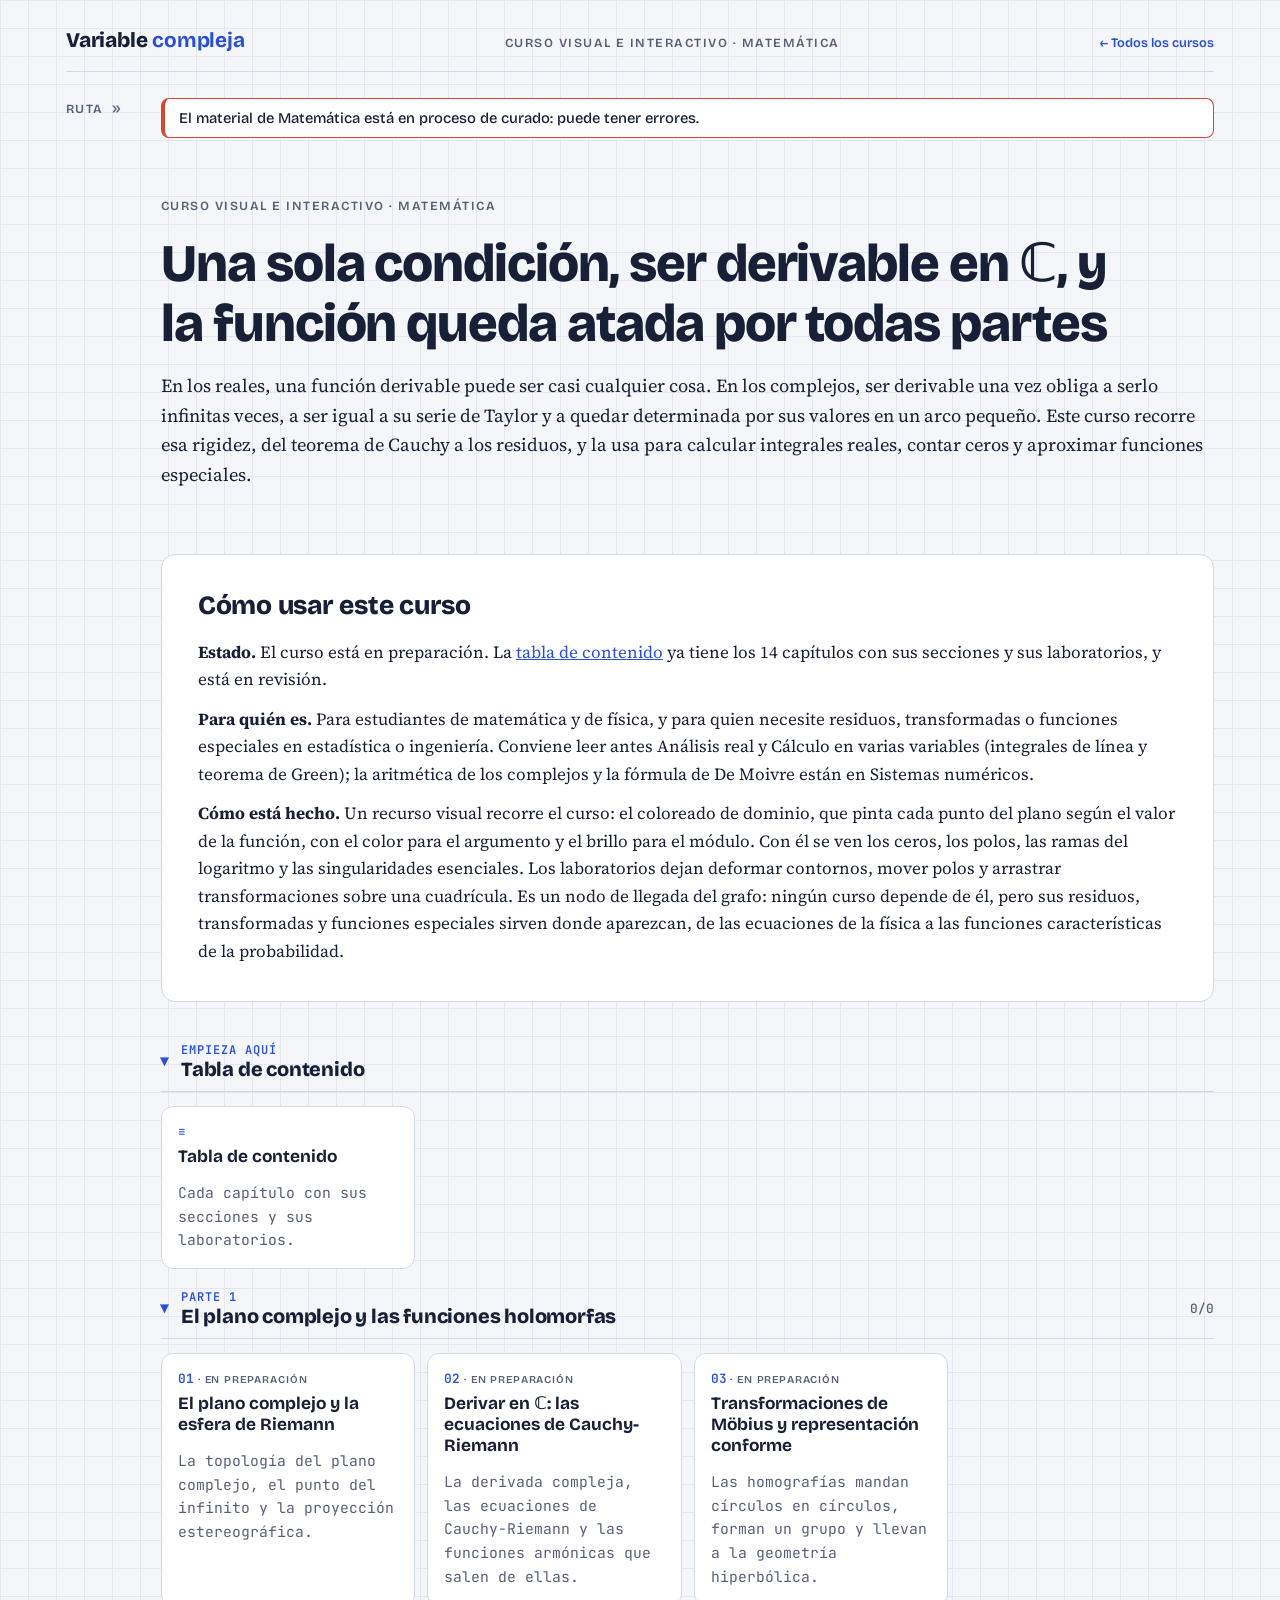
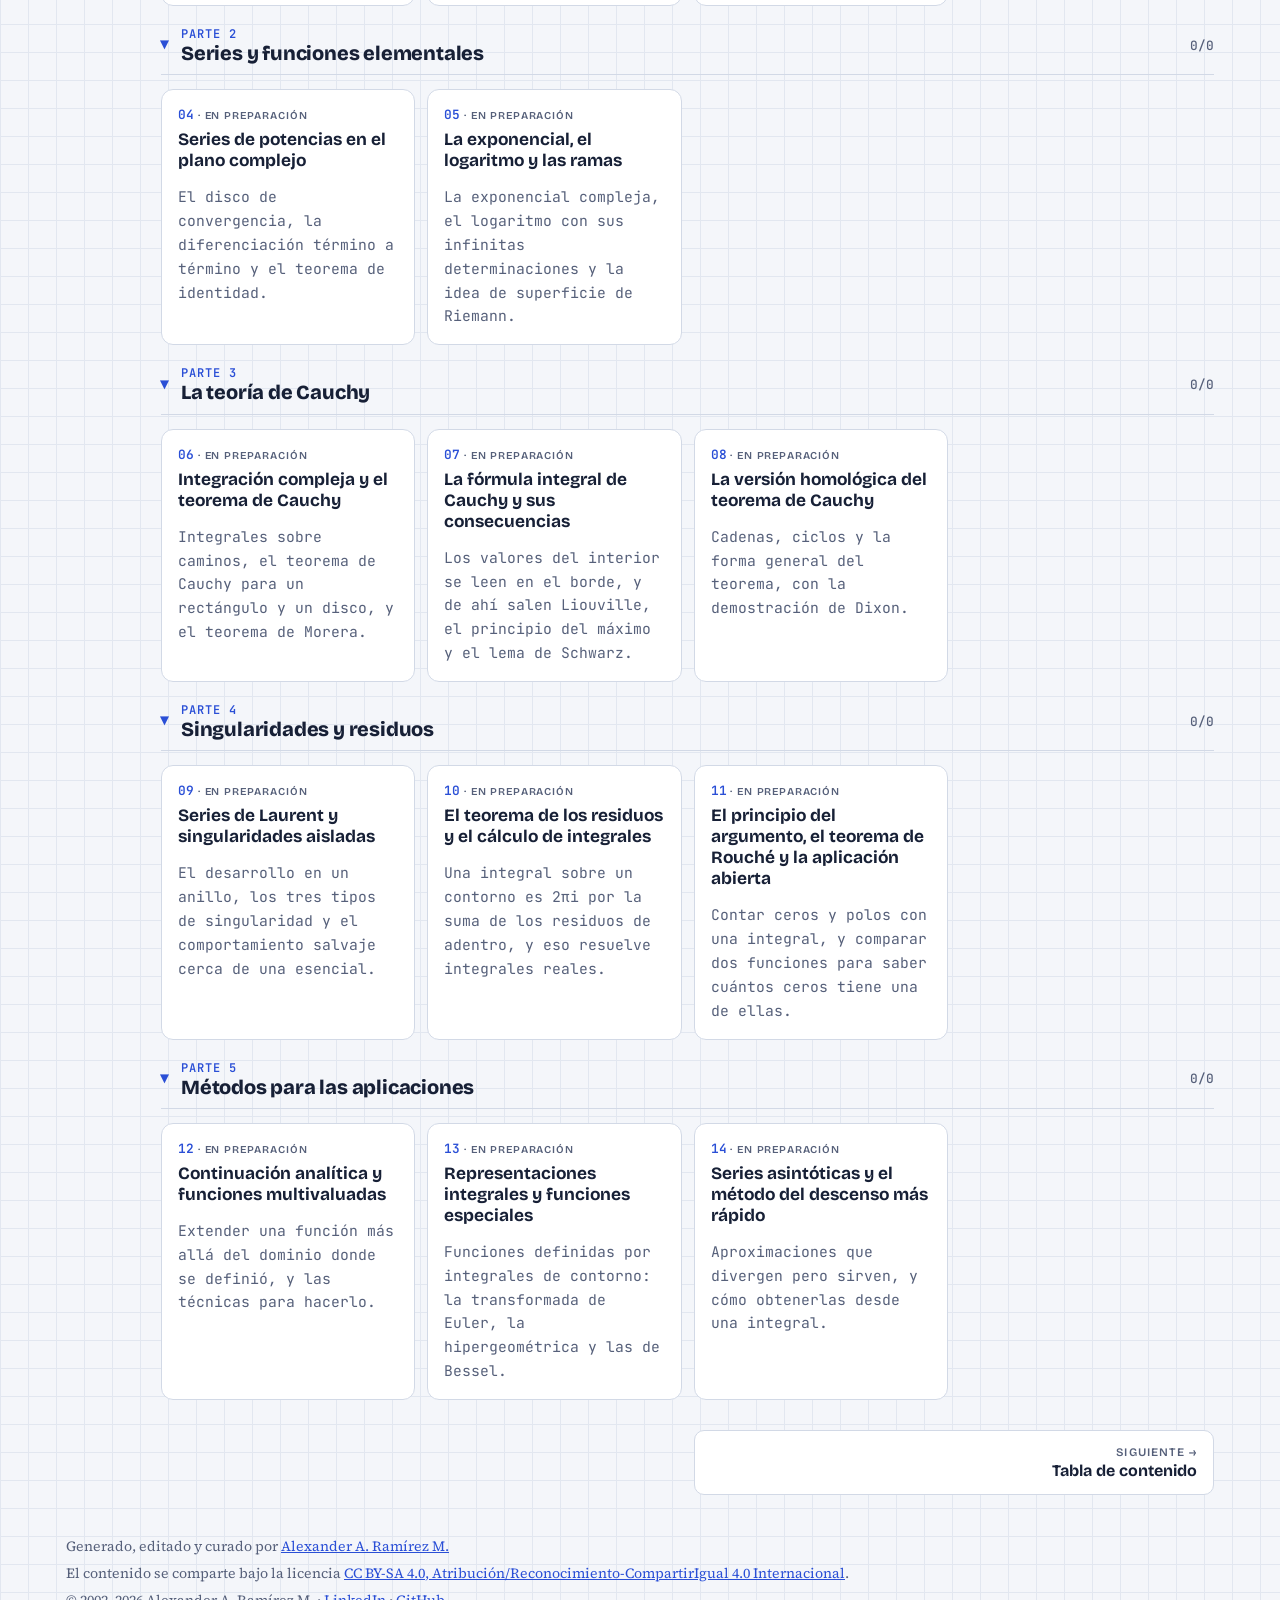
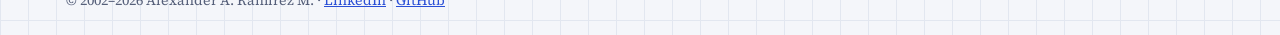
<file: index.html>
<!doctype html>
<html lang="es">
<head>
<!-- Google Tag Manager -->
<script>(function(w,d,s,l,i){w[l]=w[l]||[];w[l].push({'gtm.start':
new Date().getTime(),event:'gtm.js'});var f=d.getElementsByTagName(s)[0],
j=d.createElement(s),dl=l!='dataLayer'?'&l='+l:'';j.async=true;j.src=
'https://www.googletagmanager.com/gtm.js?id='+i+dl;f.parentNode.insertBefore(j,f);
})(window,document,'script','dataLayer','GTM-KX76XF8R');</script>
<!-- End Google Tag Manager -->
<meta charset="utf-8">
<meta name="viewport" content="width=device-width, initial-scale=1, viewport-fit=cover">
<title>Variable compleja</title>
<meta name="claude:viewport-fit-sides" content="cover">
<meta name="description" content="Funciones analíticas de una variable compleja: Cauchy-Riemann, transformaciones de Möbius y representación conforme, series de potencias, logaritmo y ramas, teoría de Cauchy, series de Laurent, residuos, continuación analítica, representaciones integrales y series asintóticas.">
<link rel="preconnect" href="https://fonts.googleapis.com">
<link rel="preconnect" href="https://fonts.gstatic.com" crossorigin>
<link rel="stylesheet" href="https://fonts.googleapis.com/css2?family=Bricolage+Grotesque:opsz,wght@12..96,500;12..96,700;12..96,800&family=JetBrains+Mono:wght@400;600&family=Source+Serif+4:ital,opsz,wght@0,8..60,400;0,8..60,600;1,8..60,400;1,8..60,600&display=swap">
<link rel="stylesheet" href="assets/style.css">
</head>
<body>
<!-- Google Tag Manager (noscript) -->
<noscript><iframe src="https://www.googletagmanager.com/ns.html?id=GTM-KX76XF8R"
height="0" width="0" style="display:none;visibility:hidden"></iframe></noscript>
<!-- End Google Tag Manager (noscript) -->
<div class="wrap" data-page="index">
<header class="topbar"><a class="brand" href="index.html">Variable <b>compleja</b></a><span class="eyebrow">Curso visual e interactivo · Matemática</span><a class="al-sitio" href="https://aaramirez.github.io/">← Todos los cursos</a></header>
<div class="layout">
<nav class="toc" id="toc" aria-label="Ruta de aprendizaje"></nav>
<main>

<p class="aviso-curado" role="note">El material de Matemática está en proceso de curado: puede tener errores.</p>
<header class="hero">
  <span class="eyebrow">Curso visual e interactivo · Matemática</span>
  <h1>Una sola condición, ser derivable en ℂ, y la función queda atada por todas partes</h1>
  <p class="lede">En los reales, una función derivable puede ser casi cualquier cosa. En los complejos, ser derivable una vez obliga a serlo infinitas veces, a ser igual a su serie de Taylor y a quedar determinada por sus valores en un arco pequeño. Este curso recorre esa rigidez, del teorema de Cauchy a los residuos, y la usa para calcular integrales reales, contar ceros y aproximar funciones especiales.</p>
</header>

<section>
  <h2>Cómo usar este curso</h2>
  <div class="prose">
    <p><b>Estado.</b> El curso está en preparación. La <a href="temario.html">tabla de contenido</a> ya tiene los 14 capítulos con sus secciones y sus laboratorios, y está en revisión.</p>
    <p><b>Para quién es.</b> Para estudiantes de matemática y de física, y para quien necesite residuos, transformadas o funciones especiales en estadística o ingeniería. Conviene leer antes Análisis real y Cálculo en varias variables (integrales de línea y teorema de Green); la aritmética de los complejos y la fórmula de De Moivre están en Sistemas numéricos.</p>
    <p><b>Cómo está hecho.</b> Un recurso visual recorre el curso: el coloreado de dominio, que pinta cada punto del plano según el valor de la función, con el color para el argumento y el brillo para el módulo. Con él se ven los ceros, los polos, las ramas del logaritmo y las singularidades esenciales. Los laboratorios dejan deformar contornos, mover polos y arrastrar transformaciones sobre una cuadrícula. Es un nodo de llegada del grafo: ningún curso depende de él, pero sus residuos, transformadas y funciones especiales sirven donde aparezcan, de las ecuaciones de la física a las funciones características de la probabilidad.</p>
  </div>
</section>

<details class="stage" id="temario" open><summary><h2><span class="pn">Empieza aquí</span> Tabla de contenido</h2></summary>
  <div class="mods">
    <a class="mod" href="temario.html"><span class="n">≡</span><b>Tabla de contenido</b><p>Cada capítulo con sus secciones y sus laboratorios.</p></a>
  </div>
</details>

<details class="stage" id="parte-1" open><summary><h2><span class="pn">Parte 1</span> El plano complejo y las funciones holomorfas</h2><span class="cuenta" data-etapa-cuenta="1"></span></summary>
  <div class="mods">
    <div class="mod soon" data-id="plano-complejo"><span class="n">01</span><b>El plano complejo y la esfera de Riemann</b><p>La topología del plano complejo, el punto del infinito y la proyección estereográfica.</p></div>
    <div class="mod soon" data-id="funciones-holomorfas"><span class="n">02</span><b>Derivar en ℂ: las ecuaciones de Cauchy-Riemann</b><p>La derivada compleja, las ecuaciones de Cauchy-Riemann y las funciones armónicas que salen de ellas.</p></div>
    <div class="mod soon" data-id="moebius-y-conformes"><span class="n">03</span><b>Transformaciones de Möbius y representación conforme</b><p>Las homografías mandan círculos en círculos, forman un grupo y llevan a la geometría hiperbólica.</p></div>
  </div>
</details>

<details class="stage" id="parte-2" open><summary><h2><span class="pn">Parte 2</span> Series y funciones elementales</h2><span class="cuenta" data-etapa-cuenta="2"></span></summary>
  <div class="mods">
    <div class="mod soon" data-id="series-de-potencias-complejas"><span class="n">04</span><b>Series de potencias en el plano complejo</b><p>El disco de convergencia, la diferenciación término a término y el teorema de identidad.</p></div>
    <div class="mod soon" data-id="exponencial-y-logaritmo"><span class="n">05</span><b>La exponencial, el logaritmo y las ramas</b><p>La exponencial compleja, el logaritmo con sus infinitas determinaciones y la idea de superficie de Riemann.</p></div>
  </div>
</details>

<details class="stage" id="parte-3" open><summary><h2><span class="pn">Parte 3</span> La teoría de Cauchy</h2><span class="cuenta" data-etapa-cuenta="3"></span></summary>
  <div class="mods">
    <div class="mod soon" data-id="integracion-compleja"><span class="n">06</span><b>Integración compleja y el teorema de Cauchy</b><p>Integrales sobre caminos, el teorema de Cauchy para un rectángulo y un disco, y el teorema de Morera.</p></div>
    <div class="mod soon" data-id="formula-integral-de-cauchy"><span class="n">07</span><b>La fórmula integral de Cauchy y sus consecuencias</b><p>Los valores del interior se leen en el borde, y de ahí salen Liouville, el principio del máximo y el lema de Schwarz.</p></div>
    <div class="mod soon" data-id="cauchy-homologico"><span class="n">08</span><b>La versión homológica del teorema de Cauchy</b><p>Cadenas, ciclos y la forma general del teorema, con la demostración de Dixon.</p></div>
  </div>
</details>

<details class="stage" id="parte-4" open><summary><h2><span class="pn">Parte 4</span> Singularidades y residuos</h2><span class="cuenta" data-etapa-cuenta="4"></span></summary>
  <div class="mods">
    <div class="mod soon" data-id="laurent-y-singularidades"><span class="n">09</span><b>Series de Laurent y singularidades aisladas</b><p>El desarrollo en un anillo, los tres tipos de singularidad y el comportamiento salvaje cerca de una esencial.</p></div>
    <div class="mod soon" data-id="teorema-de-los-residuos"><span class="n">10</span><b>El teorema de los residuos y el cálculo de integrales</b><p>Una integral sobre un contorno es 2πi por la suma de los residuos de adentro, y eso resuelve integrales reales.</p></div>
    <div class="mod soon" data-id="argumento-y-rouche"><span class="n">11</span><b>El principio del argumento, el teorema de Rouché y la aplicación abierta</b><p>Contar ceros y polos con una integral, y comparar dos funciones para saber cuántos ceros tiene una de ellas.</p></div>
  </div>
</details>

<details class="stage" id="parte-5" open><summary><h2><span class="pn">Parte 5</span> Métodos para las aplicaciones</h2><span class="cuenta" data-etapa-cuenta="5"></span></summary>
  <div class="mods">
    <div class="mod soon" data-id="continuacion-analitica"><span class="n">12</span><b>Continuación analítica y funciones multivaluadas</b><p>Extender una función más allá del dominio donde se definió, y las técnicas para hacerlo.</p></div>
    <div class="mod soon" data-id="representaciones-integrales"><span class="n">13</span><b>Representaciones integrales y funciones especiales</b><p>Funciones definidas por integrales de contorno: la transformada de Euler, la hipergeométrica y las de Bessel.</p></div>
    <div class="mod soon" data-id="series-asintoticas"><span class="n">14</span><b>Series asintóticas y el método del descenso más rápido</b><p>Aproximaciones que divergen pero sirven, y cómo obtenerlas desde una integral.</p></div>
  </div>
</details>



<nav class="pager" id="pager" aria-label="Capítulo anterior y siguiente"></nav>
</main>
</div>
<footer><span>Generado, editado y curado por <a href="https://www.linkedin.com/in/alexander-ramirez-morales/" target="_blank" rel="noopener">Alexander A. Ramírez M.</a></span><span>El contenido se comparte bajo la licencia <a href="https://creativecommons.org/licenses/by-sa/4.0/deed.es" target="_blank" rel="noopener">CC BY-SA 4.0, Atribución/Reconocimiento-CompartirIgual 4.0 Internacional</a>.</span><span>© 2002–<span data-anio>2026</span> Alexander A. Ramírez M. · <a href="https://www.linkedin.com/in/alexander-ramirez-morales/" target="_blank" rel="noopener">LinkedIn</a> · <a href="https://github.com/aaramirez" target="_blank" rel="noopener">GitHub</a></span><script>document.querySelectorAll('[data-anio]').forEach(function (e) { e.textContent = new Date().getFullYear(); });</script></footer>
</div>
<script src="assets/lab.js"></script>
</body>
</html>
</file>
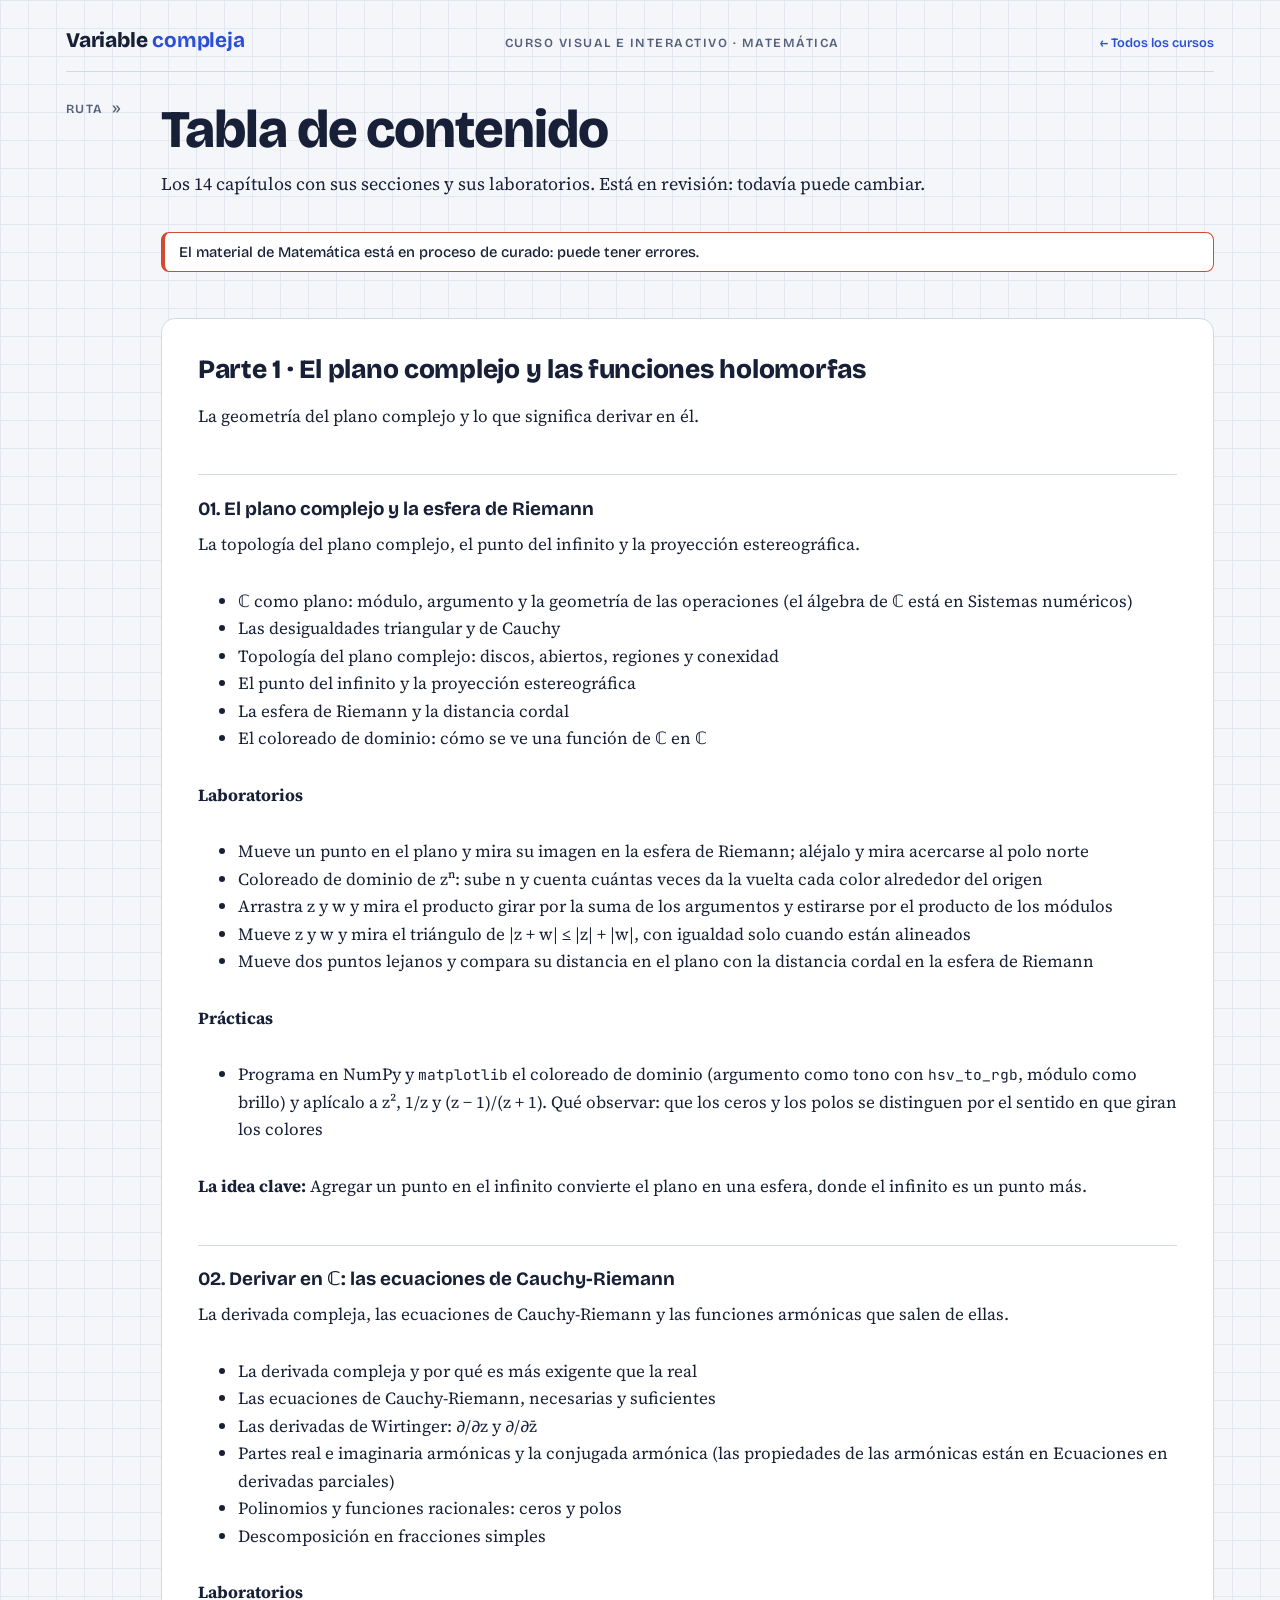
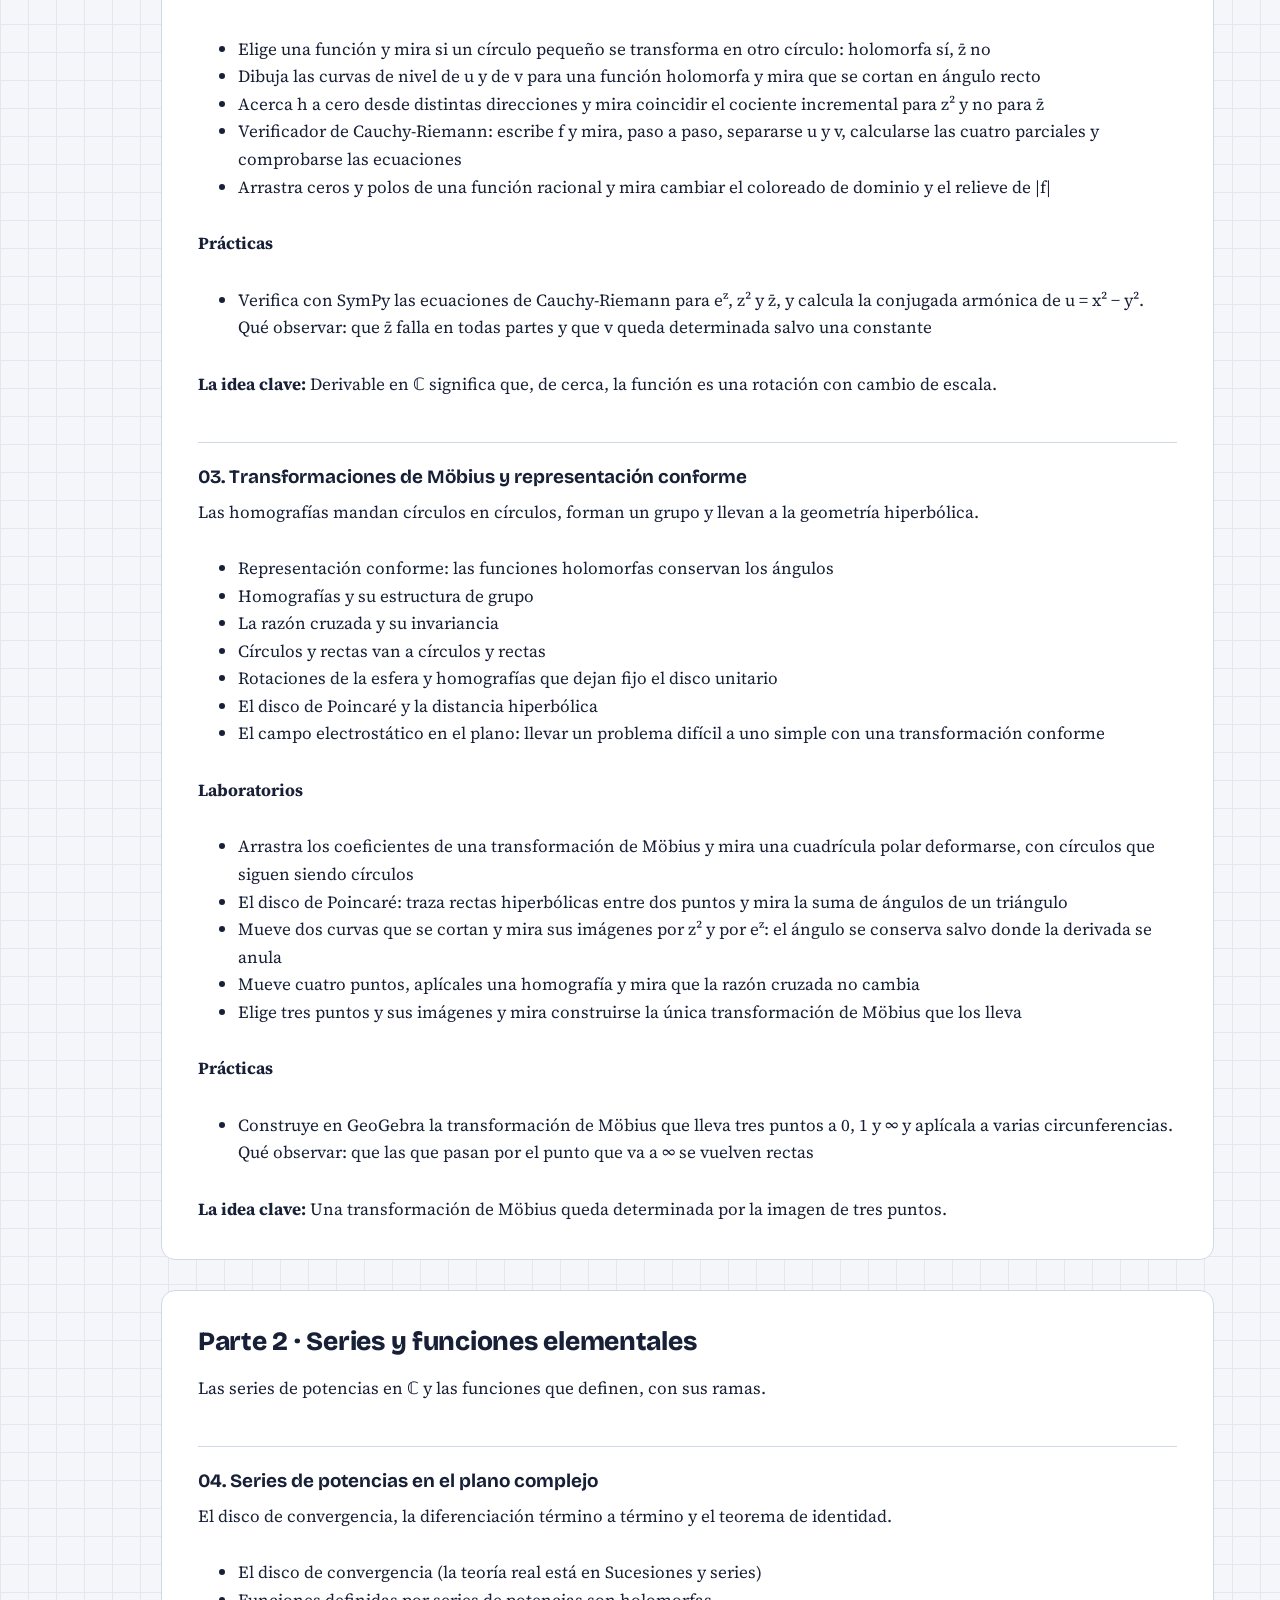
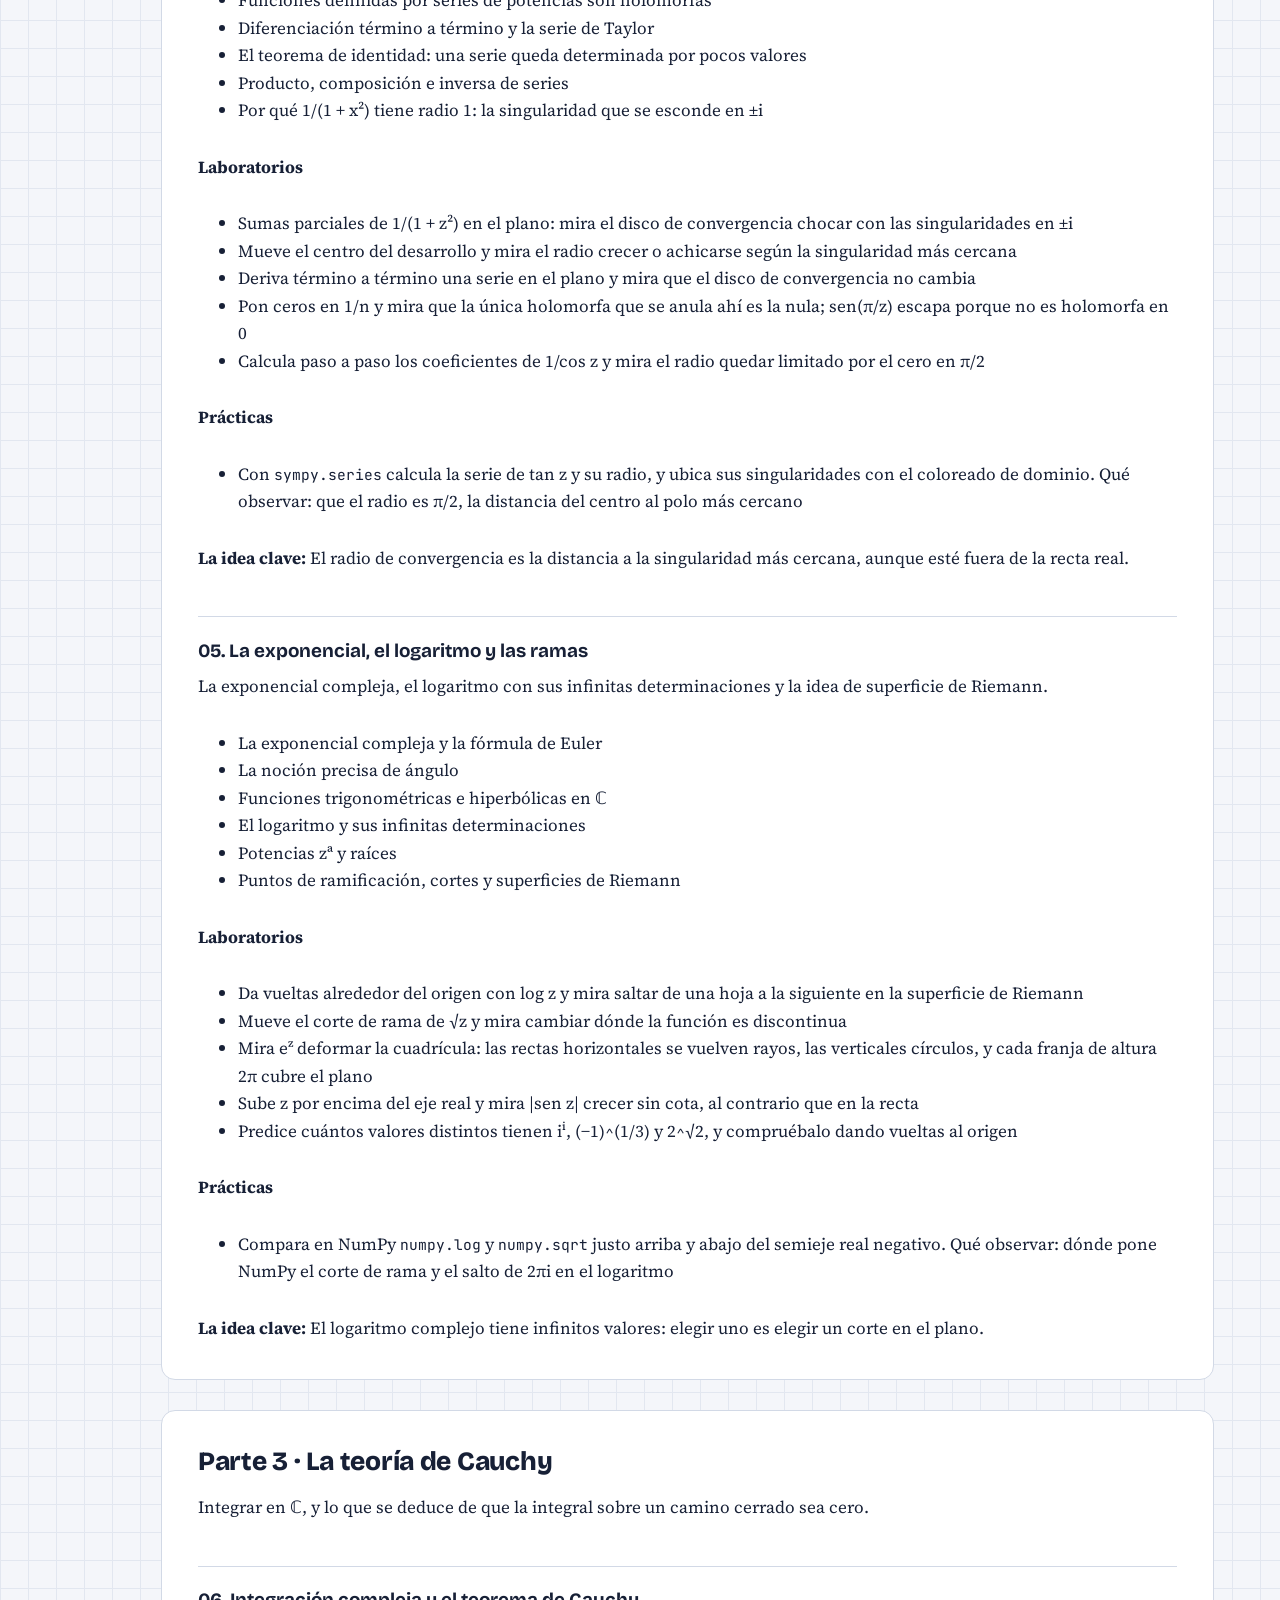
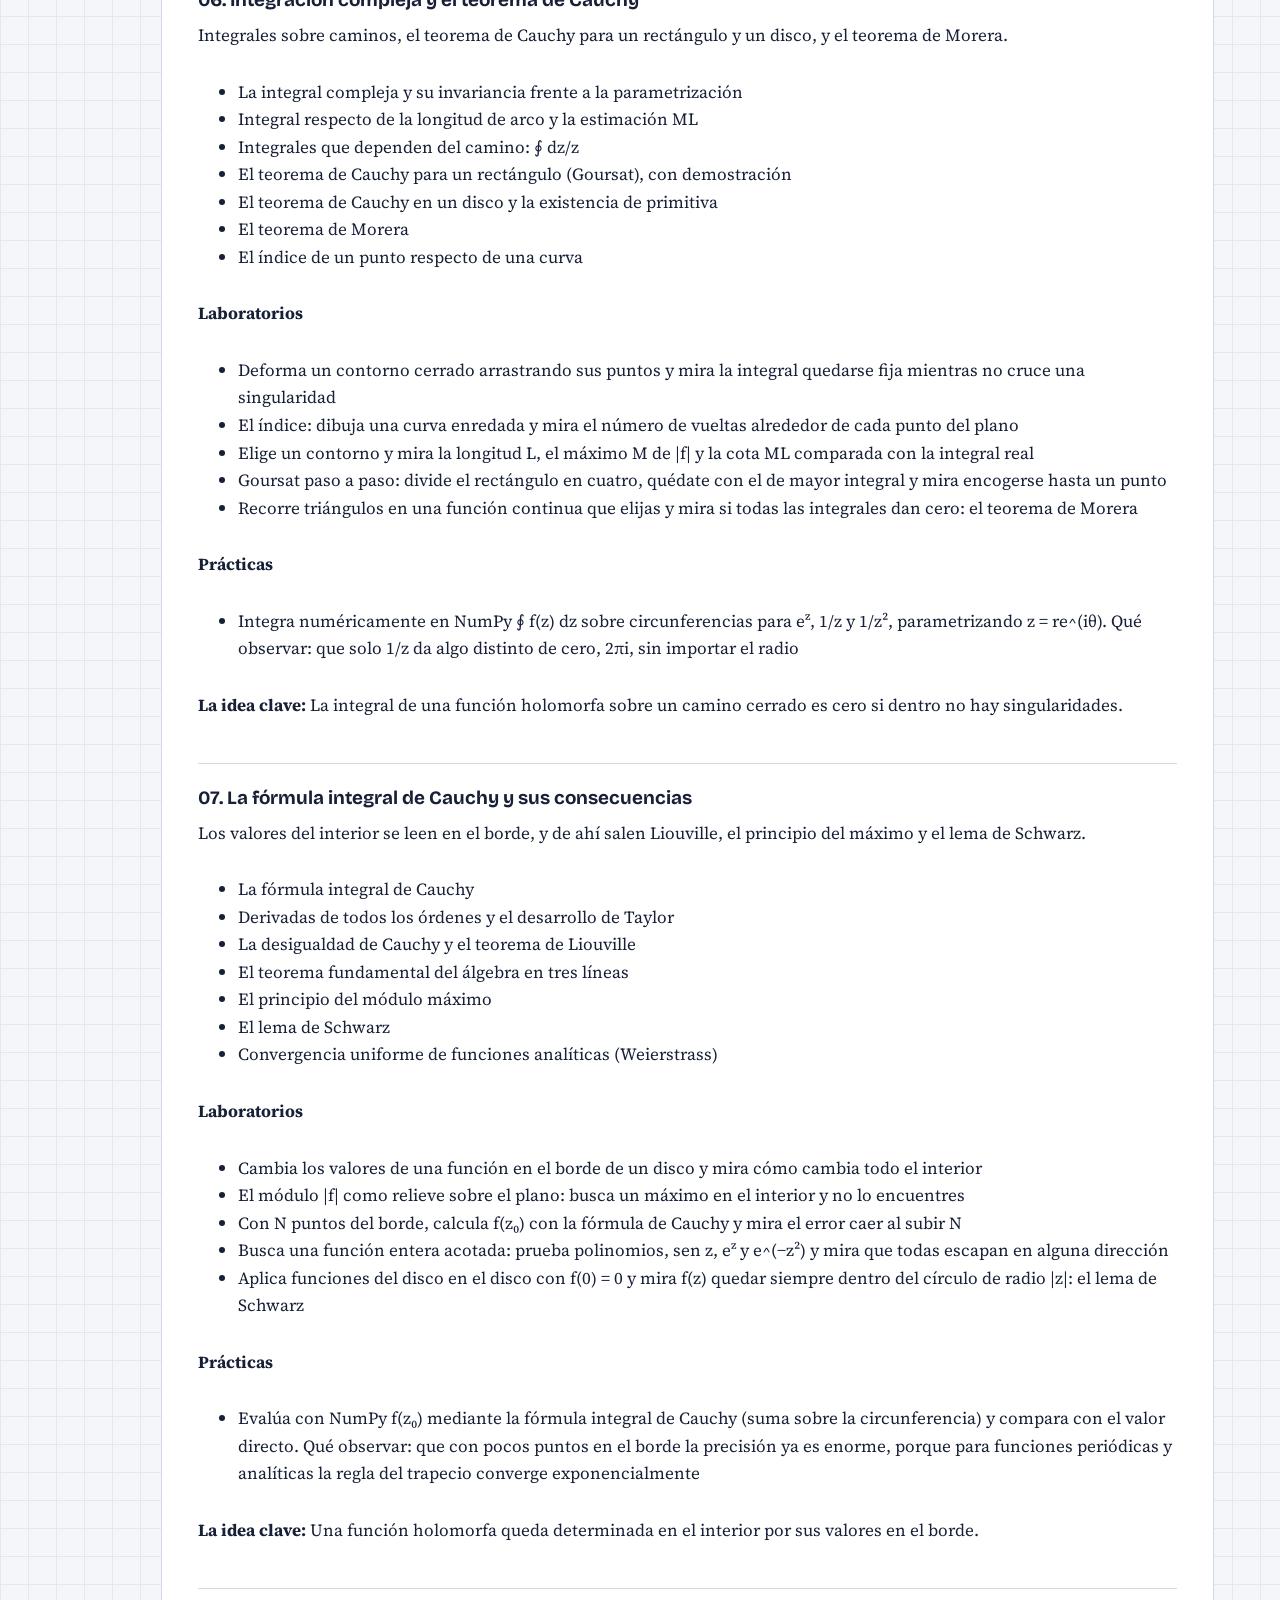
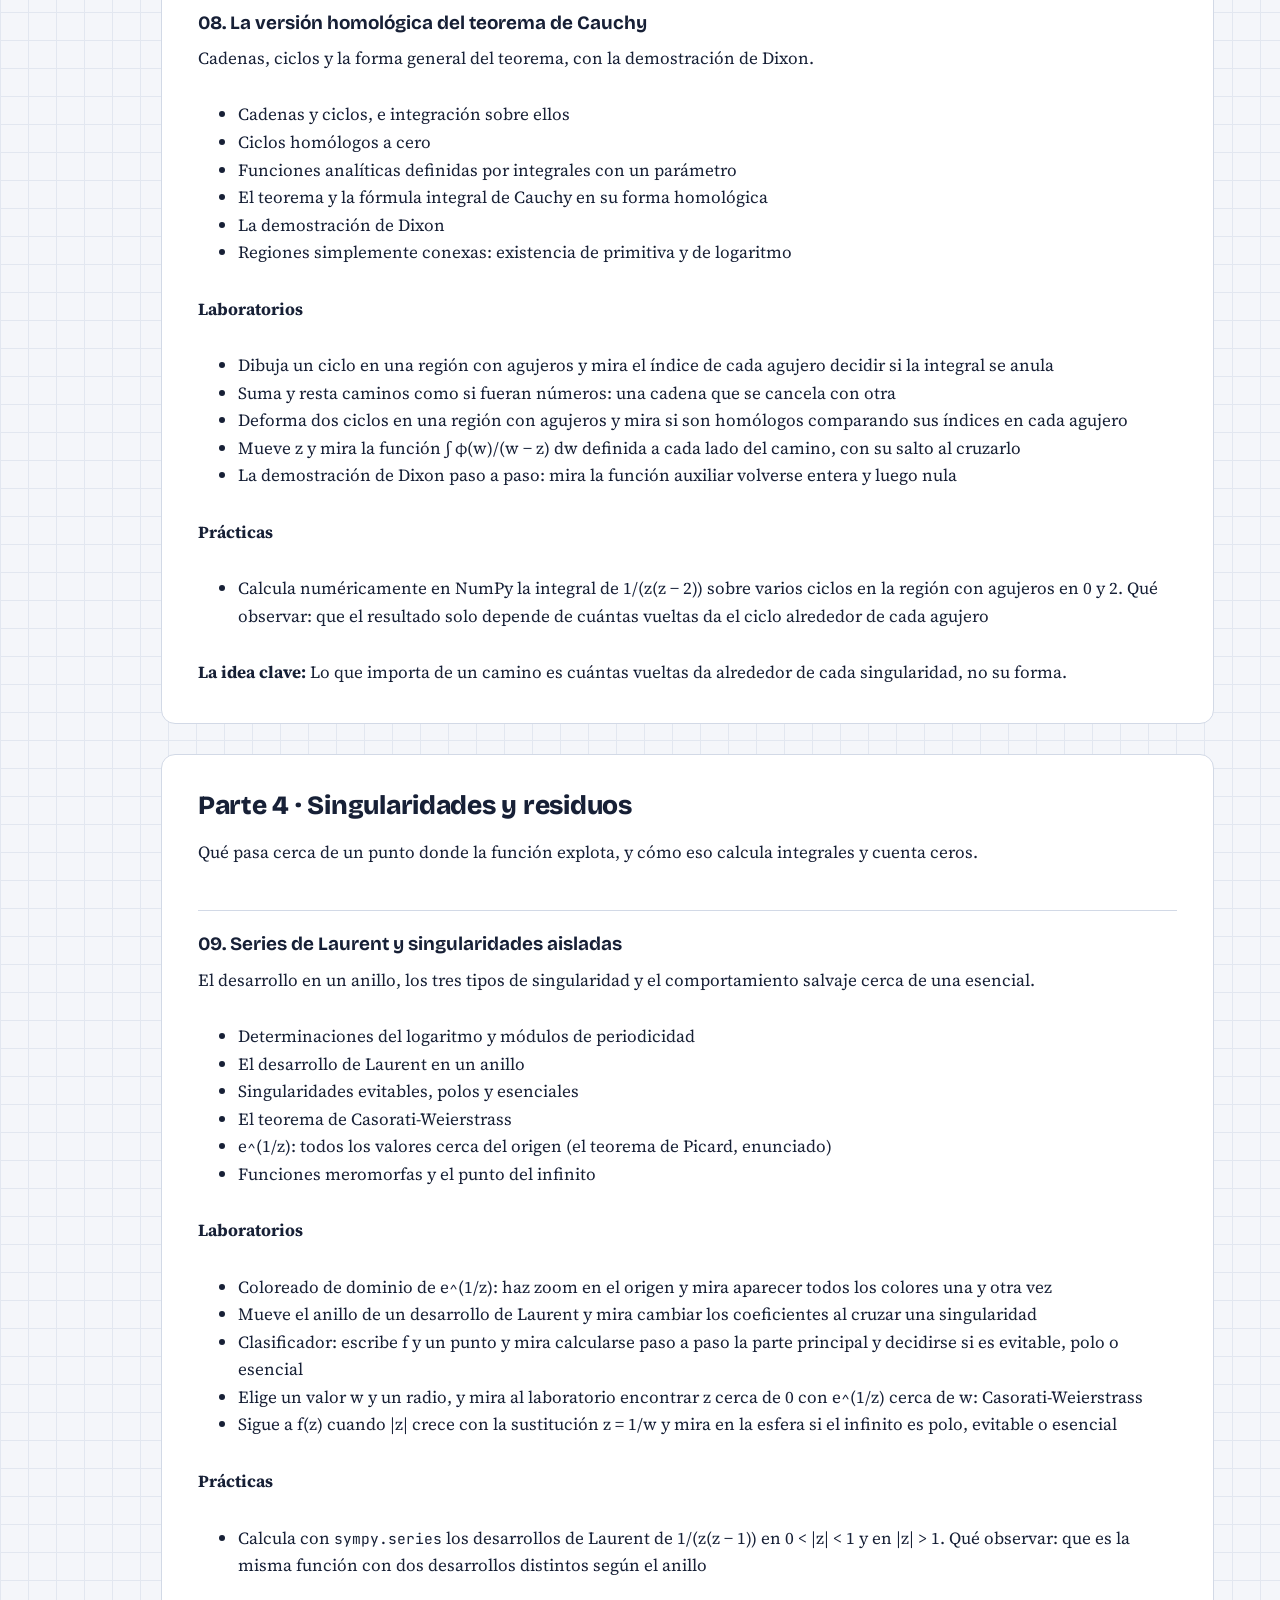
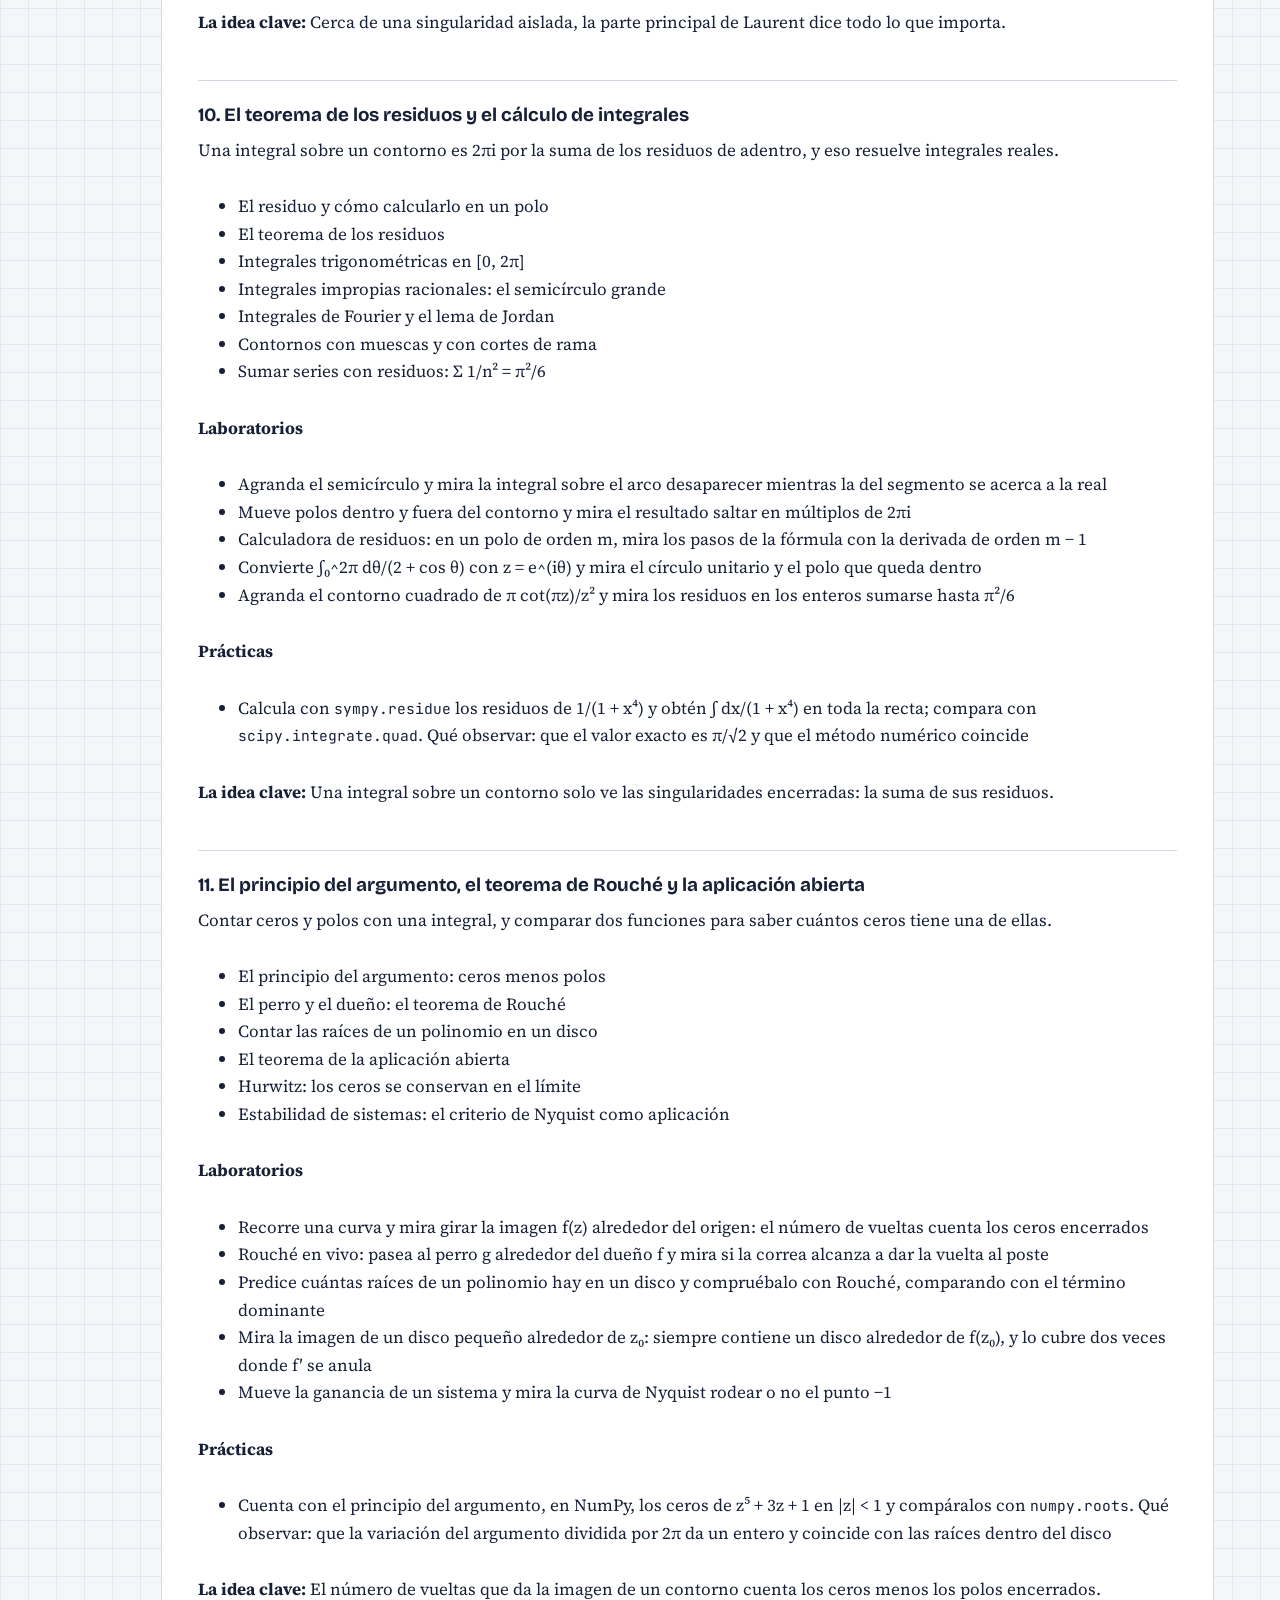
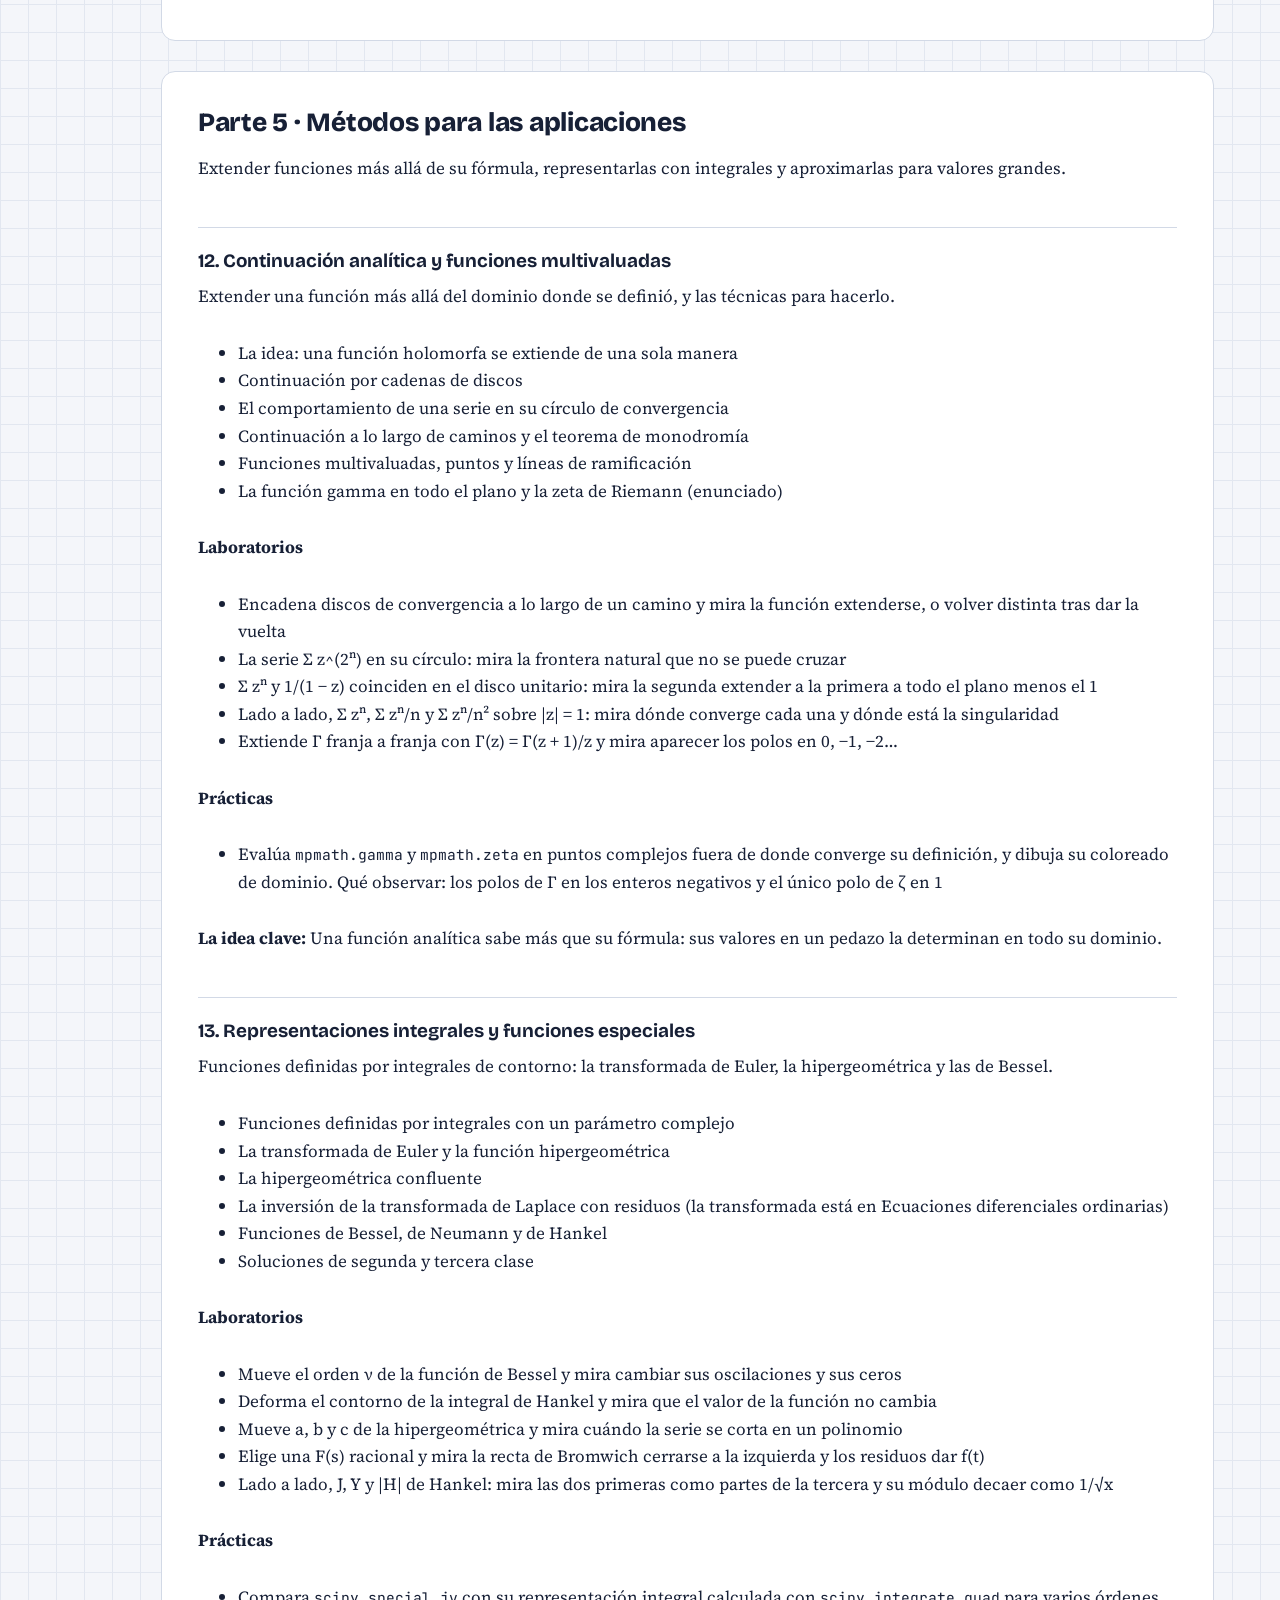
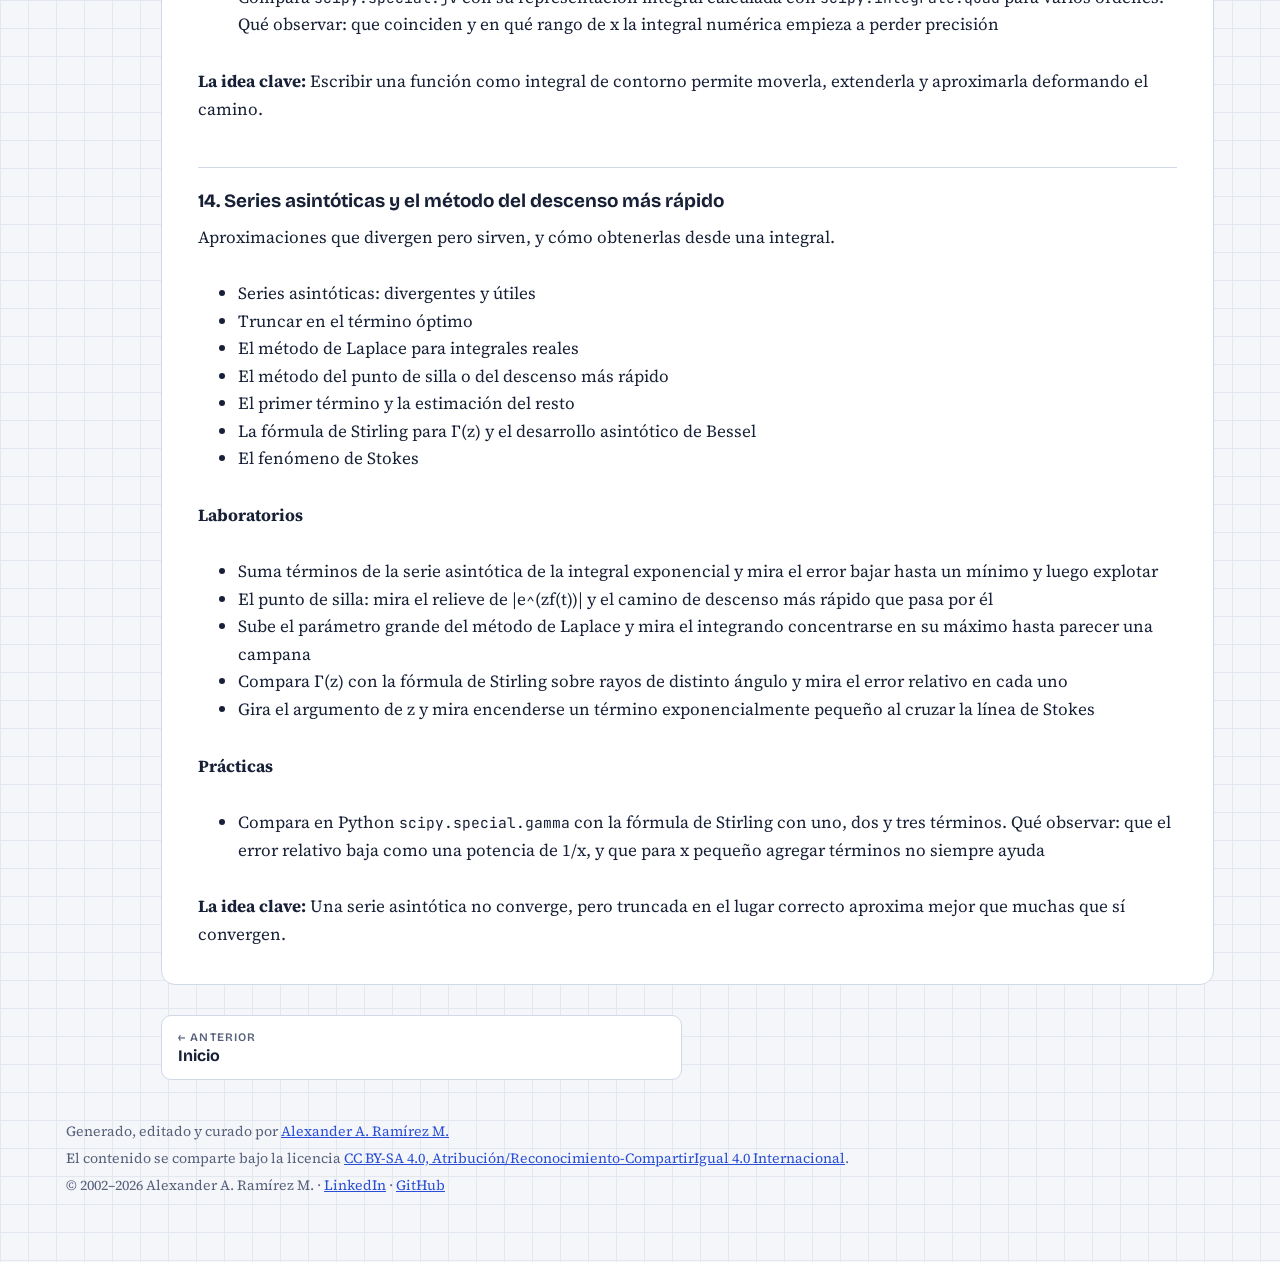
<file: temario.html>
<!doctype html>
<html lang="es">
<head>
<!-- Google Tag Manager -->
<script>(function(w,d,s,l,i){w[l]=w[l]||[];w[l].push({'gtm.start':
new Date().getTime(),event:'gtm.js'});var f=d.getElementsByTagName(s)[0],
j=d.createElement(s),dl=l!='dataLayer'?'&l='+l:'';j.async=true;j.src=
'https://www.googletagmanager.com/gtm.js?id='+i+dl;f.parentNode.insertBefore(j,f);
})(window,document,'script','dataLayer','GTM-KX76XF8R');</script>
<!-- End Google Tag Manager -->
<meta charset="utf-8">
<meta name="viewport" content="width=device-width, initial-scale=1, viewport-fit=cover">
<title>Tabla de contenido · Variable compleja · Variable compleja</title>
<meta name="claude:viewport-fit-sides" content="cover">
<meta name="description" content="Funciones analíticas de una variable compleja: Cauchy-Riemann, transformaciones de Möbius y representación conforme, series de potencias, logaritmo y ramas, teoría de Cauchy, series de Laurent, residuos, continuación analítica, representaciones integrales y series asintóticas.">
<link rel="preconnect" href="https://fonts.googleapis.com">
<link rel="preconnect" href="https://fonts.gstatic.com" crossorigin>
<link rel="stylesheet" href="https://fonts.googleapis.com/css2?family=Bricolage+Grotesque:opsz,wght@12..96,500;12..96,700;12..96,800&family=JetBrains+Mono:wght@400;600&family=Source+Serif+4:ital,opsz,wght@0,8..60,400;0,8..60,600;1,8..60,400;1,8..60,600&display=swap">
<link rel="stylesheet" href="assets/style.css">
</head>
<body>
<!-- Google Tag Manager (noscript) -->
<noscript><iframe src="https://www.googletagmanager.com/ns.html?id=GTM-KX76XF8R"
height="0" width="0" style="display:none;visibility:hidden"></iframe></noscript>
<!-- End Google Tag Manager (noscript) -->
<div class="wrap" data-page="temario">
<header class="topbar"><a class="brand" href="index.html">Variable <b>compleja</b></a><span class="eyebrow">Curso visual e interactivo · Matemática</span><a class="al-sitio" href="https://aaramirez.github.io/">← Todos los cursos</a></header>
<div class="layout">
<nav class="toc" id="toc" aria-label="Ruta de aprendizaje"></nav>
<main>
<header class="page-head"><h1>Tabla de contenido</h1><p class="lede">Los 14 capítulos con sus secciones y sus laboratorios. Está en revisión: todavía puede cambiar.</p></header>
<p class="aviso-curado" role="note">El material de Matemática está en proceso de curado: puede tener errores.</p>
<section><h2>Parte 1 · El plano complejo y las funciones holomorfas</h2><div class="prose"><p>La geometría del plano complejo y lo que significa derivar en él.</p><h3>01. El plano complejo y la esfera de Riemann</h3><p>La topología del plano complejo, el punto del infinito y la proyección estereográfica.</p><ul><li>ℂ como plano: módulo, argumento y la geometría de las operaciones (el álgebra de ℂ está en Sistemas numéricos)</li><li>Las desigualdades triangular y de Cauchy</li><li>Topología del plano complejo: discos, abiertos, regiones y conexidad</li><li>El punto del infinito y la proyección estereográfica</li><li>La esfera de Riemann y la distancia cordal</li><li>El coloreado de dominio: cómo se ve una función de ℂ en ℂ</li></ul><p><b>Laboratorios</b></p><ul><li>Mueve un punto en el plano y mira su imagen en la esfera de Riemann; aléjalo y mira acercarse al polo norte</li><li>Coloreado de dominio de zⁿ: sube n y cuenta cuántas veces da la vuelta cada color alrededor del origen</li><li>Arrastra z y w y mira el producto girar por la suma de los argumentos y estirarse por el producto de los módulos</li><li>Mueve z y w y mira el triángulo de |z + w| ≤ |z| + |w|, con igualdad solo cuando están alineados</li><li>Mueve dos puntos lejanos y compara su distancia en el plano con la distancia cordal en la esfera de Riemann</li></ul><p><b>Prácticas</b></p><ul><li>Programa en NumPy y <code>matplotlib</code> el coloreado de dominio (argumento como tono con <code>hsv_to_rgb</code>, módulo como brillo) y aplícalo a z², 1/z y (z − 1)/(z + 1). Qué observar: que los ceros y los polos se distinguen por el sentido en que giran los colores</li></ul><p><b>La idea clave:</b> Agregar un punto en el infinito convierte el plano en una esfera, donde el infinito es un punto más.</p><h3>02. Derivar en ℂ: las ecuaciones de Cauchy-Riemann</h3><p>La derivada compleja, las ecuaciones de Cauchy-Riemann y las funciones armónicas que salen de ellas.</p><ul><li>La derivada compleja y por qué es más exigente que la real</li><li>Las ecuaciones de Cauchy-Riemann, necesarias y suficientes</li><li>Las derivadas de Wirtinger: ∂/∂z y ∂/∂z̄</li><li>Partes real e imaginaria armónicas y la conjugada armónica (las propiedades de las armónicas están en Ecuaciones en derivadas parciales)</li><li>Polinomios y funciones racionales: ceros y polos</li><li>Descomposición en fracciones simples</li></ul><p><b>Laboratorios</b></p><ul><li>Elige una función y mira si un círculo pequeño se transforma en otro círculo: holomorfa sí, z̄ no</li><li>Dibuja las curvas de nivel de u y de v para una función holomorfa y mira que se cortan en ángulo recto</li><li>Acerca h a cero desde distintas direcciones y mira coincidir el cociente incremental para z² y no para z̄</li><li>Verificador de Cauchy-Riemann: escribe f y mira, paso a paso, separarse u y v, calcularse las cuatro parciales y comprobarse las ecuaciones</li><li>Arrastra ceros y polos de una función racional y mira cambiar el coloreado de dominio y el relieve de |f|</li></ul><p><b>Prácticas</b></p><ul><li>Verifica con SymPy las ecuaciones de Cauchy-Riemann para eᶻ, z² y z̄, y calcula la conjugada armónica de u = x² − y². Qué observar: que z̄ falla en todas partes y que v queda determinada salvo una constante</li></ul><p><b>La idea clave:</b> Derivable en ℂ significa que, de cerca, la función es una rotación con cambio de escala.</p><h3>03. Transformaciones de Möbius y representación conforme</h3><p>Las homografías mandan círculos en círculos, forman un grupo y llevan a la geometría hiperbólica.</p><ul><li>Representación conforme: las funciones holomorfas conservan los ángulos</li><li>Homografías y su estructura de grupo</li><li>La razón cruzada y su invariancia</li><li>Círculos y rectas van a círculos y rectas</li><li>Rotaciones de la esfera y homografías que dejan fijo el disco unitario</li><li>El disco de Poincaré y la distancia hiperbólica</li><li>El campo electrostático en el plano: llevar un problema difícil a uno simple con una transformación conforme</li></ul><p><b>Laboratorios</b></p><ul><li>Arrastra los coeficientes de una transformación de Möbius y mira una cuadrícula polar deformarse, con círculos que siguen siendo círculos</li><li>El disco de Poincaré: traza rectas hiperbólicas entre dos puntos y mira la suma de ángulos de un triángulo</li><li>Mueve dos curvas que se cortan y mira sus imágenes por z² y por eᶻ: el ángulo se conserva salvo donde la derivada se anula</li><li>Mueve cuatro puntos, aplícales una homografía y mira que la razón cruzada no cambia</li><li>Elige tres puntos y sus imágenes y mira construirse la única transformación de Möbius que los lleva</li></ul><p><b>Prácticas</b></p><ul><li>Construye en GeoGebra la transformación de Möbius que lleva tres puntos a 0, 1 y ∞ y aplícala a varias circunferencias. Qué observar: que las que pasan por el punto que va a ∞ se vuelven rectas</li></ul><p><b>La idea clave:</b> Una transformación de Möbius queda determinada por la imagen de tres puntos.</p></div></section>
<section><h2>Parte 2 · Series y funciones elementales</h2><div class="prose"><p>Las series de potencias en ℂ y las funciones que definen, con sus ramas.</p><h3>04. Series de potencias en el plano complejo</h3><p>El disco de convergencia, la diferenciación término a término y el teorema de identidad.</p><ul><li>El disco de convergencia (la teoría real está en Sucesiones y series)</li><li>Funciones definidas por series de potencias son holomorfas</li><li>Diferenciación término a término y la serie de Taylor</li><li>El teorema de identidad: una serie queda determinada por pocos valores</li><li>Producto, composición e inversa de series</li><li>Por qué 1/(1 + x²) tiene radio 1: la singularidad que se esconde en ±i</li></ul><p><b>Laboratorios</b></p><ul><li>Sumas parciales de 1/(1 + z²) en el plano: mira el disco de convergencia chocar con las singularidades en ±i</li><li>Mueve el centro del desarrollo y mira el radio crecer o achicarse según la singularidad más cercana</li><li>Deriva término a término una serie en el plano y mira que el disco de convergencia no cambia</li><li>Pon ceros en 1/n y mira que la única holomorfa que se anula ahí es la nula; sen(π/z) escapa porque no es holomorfa en 0</li><li>Calcula paso a paso los coeficientes de 1/cos z y mira el radio quedar limitado por el cero en π/2</li></ul><p><b>Prácticas</b></p><ul><li>Con <code>sympy.series</code> calcula la serie de tan z y su radio, y ubica sus singularidades con el coloreado de dominio. Qué observar: que el radio es π/2, la distancia del centro al polo más cercano</li></ul><p><b>La idea clave:</b> El radio de convergencia es la distancia a la singularidad más cercana, aunque esté fuera de la recta real.</p><h3>05. La exponencial, el logaritmo y las ramas</h3><p>La exponencial compleja, el logaritmo con sus infinitas determinaciones y la idea de superficie de Riemann.</p><ul><li>La exponencial compleja y la fórmula de Euler</li><li>La noción precisa de ángulo</li><li>Funciones trigonométricas e hiperbólicas en ℂ</li><li>El logaritmo y sus infinitas determinaciones</li><li>Potencias zᵃ y raíces</li><li>Puntos de ramificación, cortes y superficies de Riemann</li></ul><p><b>Laboratorios</b></p><ul><li>Da vueltas alrededor del origen con log z y mira saltar de una hoja a la siguiente en la superficie de Riemann</li><li>Mueve el corte de rama de √z y mira cambiar dónde la función es discontinua</li><li>Mira eᶻ deformar la cuadrícula: las rectas horizontales se vuelven rayos, las verticales círculos, y cada franja de altura 2π cubre el plano</li><li>Sube z por encima del eje real y mira |sen z| crecer sin cota, al contrario que en la recta</li><li>Predice cuántos valores distintos tienen iⁱ, (−1)^(1/3) y 2^√2, y compruébalo dando vueltas al origen</li></ul><p><b>Prácticas</b></p><ul><li>Compara en NumPy <code>numpy.log</code> y <code>numpy.sqrt</code> justo arriba y abajo del semieje real negativo. Qué observar: dónde pone NumPy el corte de rama y el salto de 2πi en el logaritmo</li></ul><p><b>La idea clave:</b> El logaritmo complejo tiene infinitos valores: elegir uno es elegir un corte en el plano.</p></div></section>
<section><h2>Parte 3 · La teoría de Cauchy</h2><div class="prose"><p>Integrar en ℂ, y lo que se deduce de que la integral sobre un camino cerrado sea cero.</p><h3>06. Integración compleja y el teorema de Cauchy</h3><p>Integrales sobre caminos, el teorema de Cauchy para un rectángulo y un disco, y el teorema de Morera.</p><ul><li>La integral compleja y su invariancia frente a la parametrización</li><li>Integral respecto de la longitud de arco y la estimación ML</li><li>Integrales que dependen del camino: ∮ dz/z</li><li>El teorema de Cauchy para un rectángulo (Goursat), con demostración</li><li>El teorema de Cauchy en un disco y la existencia de primitiva</li><li>El teorema de Morera</li><li>El índice de un punto respecto de una curva</li></ul><p><b>Laboratorios</b></p><ul><li>Deforma un contorno cerrado arrastrando sus puntos y mira la integral quedarse fija mientras no cruce una singularidad</li><li>El índice: dibuja una curva enredada y mira el número de vueltas alrededor de cada punto del plano</li><li>Elige un contorno y mira la longitud L, el máximo M de |f| y la cota ML comparada con la integral real</li><li>Goursat paso a paso: divide el rectángulo en cuatro, quédate con el de mayor integral y mira encogerse hasta un punto</li><li>Recorre triángulos en una función continua que elijas y mira si todas las integrales dan cero: el teorema de Morera</li></ul><p><b>Prácticas</b></p><ul><li>Integra numéricamente en NumPy ∮ f(z) dz sobre circunferencias para eᶻ, 1/z y 1/z², parametrizando z = re^(iθ). Qué observar: que solo 1/z da algo distinto de cero, 2πi, sin importar el radio</li></ul><p><b>La idea clave:</b> La integral de una función holomorfa sobre un camino cerrado es cero si dentro no hay singularidades.</p><h3>07. La fórmula integral de Cauchy y sus consecuencias</h3><p>Los valores del interior se leen en el borde, y de ahí salen Liouville, el principio del máximo y el lema de Schwarz.</p><ul><li>La fórmula integral de Cauchy</li><li>Derivadas de todos los órdenes y el desarrollo de Taylor</li><li>La desigualdad de Cauchy y el teorema de Liouville</li><li>El teorema fundamental del álgebra en tres líneas</li><li>El principio del módulo máximo</li><li>El lema de Schwarz</li><li>Convergencia uniforme de funciones analíticas (Weierstrass)</li></ul><p><b>Laboratorios</b></p><ul><li>Cambia los valores de una función en el borde de un disco y mira cómo cambia todo el interior</li><li>El módulo |f| como relieve sobre el plano: busca un máximo en el interior y no lo encuentres</li><li>Con N puntos del borde, calcula f(z₀) con la fórmula de Cauchy y mira el error caer al subir N</li><li>Busca una función entera acotada: prueba polinomios, sen z, eᶻ y e^(−z²) y mira que todas escapan en alguna dirección</li><li>Aplica funciones del disco en el disco con f(0) = 0 y mira f(z) quedar siempre dentro del círculo de radio |z|: el lema de Schwarz</li></ul><p><b>Prácticas</b></p><ul><li>Evalúa con NumPy f(z₀) mediante la fórmula integral de Cauchy (suma sobre la circunferencia) y compara con el valor directo. Qué observar: que con pocos puntos en el borde la precisión ya es enorme, porque para funciones periódicas y analíticas la regla del trapecio converge exponencialmente</li></ul><p><b>La idea clave:</b> Una función holomorfa queda determinada en el interior por sus valores en el borde.</p><h3>08. La versión homológica del teorema de Cauchy</h3><p>Cadenas, ciclos y la forma general del teorema, con la demostración de Dixon.</p><ul><li>Cadenas y ciclos, e integración sobre ellos</li><li>Ciclos homólogos a cero</li><li>Funciones analíticas definidas por integrales con un parámetro</li><li>El teorema y la fórmula integral de Cauchy en su forma homológica</li><li>La demostración de Dixon</li><li>Regiones simplemente conexas: existencia de primitiva y de logaritmo</li></ul><p><b>Laboratorios</b></p><ul><li>Dibuja un ciclo en una región con agujeros y mira el índice de cada agujero decidir si la integral se anula</li><li>Suma y resta caminos como si fueran números: una cadena que se cancela con otra</li><li>Deforma dos ciclos en una región con agujeros y mira si son homólogos comparando sus índices en cada agujero</li><li>Mueve z y mira la función ∫ φ(w)/(w − z) dw definida a cada lado del camino, con su salto al cruzarlo</li><li>La demostración de Dixon paso a paso: mira la función auxiliar volverse entera y luego nula</li></ul><p><b>Prácticas</b></p><ul><li>Calcula numéricamente en NumPy la integral de 1/(z(z − 2)) sobre varios ciclos en la región con agujeros en 0 y 2. Qué observar: que el resultado solo depende de cuántas vueltas da el ciclo alrededor de cada agujero</li></ul><p><b>La idea clave:</b> Lo que importa de un camino es cuántas vueltas da alrededor de cada singularidad, no su forma.</p></div></section>
<section><h2>Parte 4 · Singularidades y residuos</h2><div class="prose"><p>Qué pasa cerca de un punto donde la función explota, y cómo eso calcula integrales y cuenta ceros.</p><h3>09. Series de Laurent y singularidades aisladas</h3><p>El desarrollo en un anillo, los tres tipos de singularidad y el comportamiento salvaje cerca de una esencial.</p><ul><li>Determinaciones del logaritmo y módulos de periodicidad</li><li>El desarrollo de Laurent en un anillo</li><li>Singularidades evitables, polos y esenciales</li><li>El teorema de Casorati-Weierstrass</li><li>e^(1/z): todos los valores cerca del origen (el teorema de Picard, enunciado)</li><li>Funciones meromorfas y el punto del infinito</li></ul><p><b>Laboratorios</b></p><ul><li>Coloreado de dominio de e^(1/z): haz zoom en el origen y mira aparecer todos los colores una y otra vez</li><li>Mueve el anillo de un desarrollo de Laurent y mira cambiar los coeficientes al cruzar una singularidad</li><li>Clasificador: escribe f y un punto y mira calcularse paso a paso la parte principal y decidirse si es evitable, polo o esencial</li><li>Elige un valor w y un radio, y mira al laboratorio encontrar z cerca de 0 con e^(1/z) cerca de w: Casorati-Weierstrass</li><li>Sigue a f(z) cuando |z| crece con la sustitución z = 1/w y mira en la esfera si el infinito es polo, evitable o esencial</li></ul><p><b>Prácticas</b></p><ul><li>Calcula con <code>sympy.series</code> los desarrollos de Laurent de 1/(z(z − 1)) en 0 &lt; |z| &lt; 1 y en |z| &gt; 1. Qué observar: que es la misma función con dos desarrollos distintos según el anillo</li></ul><p><b>La idea clave:</b> Cerca de una singularidad aislada, la parte principal de Laurent dice todo lo que importa.</p><h3>10. El teorema de los residuos y el cálculo de integrales</h3><p>Una integral sobre un contorno es 2πi por la suma de los residuos de adentro, y eso resuelve integrales reales.</p><ul><li>El residuo y cómo calcularlo en un polo</li><li>El teorema de los residuos</li><li>Integrales trigonométricas en [0, 2π]</li><li>Integrales impropias racionales: el semicírculo grande</li><li>Integrales de Fourier y el lema de Jordan</li><li>Contornos con muescas y con cortes de rama</li><li>Sumar series con residuos: Σ 1/n² = π²/6</li></ul><p><b>Laboratorios</b></p><ul><li>Agranda el semicírculo y mira la integral sobre el arco desaparecer mientras la del segmento se acerca a la real</li><li>Mueve polos dentro y fuera del contorno y mira el resultado saltar en múltiplos de 2πi</li><li>Calculadora de residuos: en un polo de orden m, mira los pasos de la fórmula con la derivada de orden m − 1</li><li>Convierte ∫₀^2π dθ/(2 + cos θ) con z = e^(iθ) y mira el círculo unitario y el polo que queda dentro</li><li>Agranda el contorno cuadrado de π cot(πz)/z² y mira los residuos en los enteros sumarse hasta π²/6</li></ul><p><b>Prácticas</b></p><ul><li>Calcula con <code>sympy.residue</code> los residuos de 1/(1 + x⁴) y obtén ∫ dx/(1 + x⁴) en toda la recta; compara con <code>scipy.integrate.quad</code>. Qué observar: que el valor exacto es π/√2 y que el método numérico coincide</li></ul><p><b>La idea clave:</b> Una integral sobre un contorno solo ve las singularidades encerradas: la suma de sus residuos.</p><h3>11. El principio del argumento, el teorema de Rouché y la aplicación abierta</h3><p>Contar ceros y polos con una integral, y comparar dos funciones para saber cuántos ceros tiene una de ellas.</p><ul><li>El principio del argumento: ceros menos polos</li><li>El perro y el dueño: el teorema de Rouché</li><li>Contar las raíces de un polinomio en un disco</li><li>El teorema de la aplicación abierta</li><li>Hurwitz: los ceros se conservan en el límite</li><li>Estabilidad de sistemas: el criterio de Nyquist como aplicación</li></ul><p><b>Laboratorios</b></p><ul><li>Recorre una curva y mira girar la imagen f(z) alrededor del origen: el número de vueltas cuenta los ceros encerrados</li><li>Rouché en vivo: pasea al perro g alrededor del dueño f y mira si la correa alcanza a dar la vuelta al poste</li><li>Predice cuántas raíces de un polinomio hay en un disco y compruébalo con Rouché, comparando con el término dominante</li><li>Mira la imagen de un disco pequeño alrededor de z₀: siempre contiene un disco alrededor de f(z₀), y lo cubre dos veces donde f′ se anula</li><li>Mueve la ganancia de un sistema y mira la curva de Nyquist rodear o no el punto −1</li></ul><p><b>Prácticas</b></p><ul><li>Cuenta con el principio del argumento, en NumPy, los ceros de z⁵ + 3z + 1 en |z| &lt; 1 y compáralos con <code>numpy.roots</code>. Qué observar: que la variación del argumento dividida por 2π da un entero y coincide con las raíces dentro del disco</li></ul><p><b>La idea clave:</b> El número de vueltas que da la imagen de un contorno cuenta los ceros menos los polos encerrados.</p></div></section>
<section><h2>Parte 5 · Métodos para las aplicaciones</h2><div class="prose"><p>Extender funciones más allá de su fórmula, representarlas con integrales y aproximarlas para valores grandes.</p><h3>12. Continuación analítica y funciones multivaluadas</h3><p>Extender una función más allá del dominio donde se definió, y las técnicas para hacerlo.</p><ul><li>La idea: una función holomorfa se extiende de una sola manera</li><li>Continuación por cadenas de discos</li><li>El comportamiento de una serie en su círculo de convergencia</li><li>Continuación a lo largo de caminos y el teorema de monodromía</li><li>Funciones multivaluadas, puntos y líneas de ramificación</li><li>La función gamma en todo el plano y la zeta de Riemann (enunciado)</li></ul><p><b>Laboratorios</b></p><ul><li>Encadena discos de convergencia a lo largo de un camino y mira la función extenderse, o volver distinta tras dar la vuelta</li><li>La serie Σ z^(2ⁿ) en su círculo: mira la frontera natural que no se puede cruzar</li><li>Σ zⁿ y 1/(1 − z) coinciden en el disco unitario: mira la segunda extender a la primera a todo el plano menos el 1</li><li>Lado a lado, Σ zⁿ, Σ zⁿ/n y Σ zⁿ/n² sobre |z| = 1: mira dónde converge cada una y dónde está la singularidad</li><li>Extiende Γ franja a franja con Γ(z) = Γ(z + 1)/z y mira aparecer los polos en 0, −1, −2…</li></ul><p><b>Prácticas</b></p><ul><li>Evalúa <code>mpmath.gamma</code> y <code>mpmath.zeta</code> en puntos complejos fuera de donde converge su definición, y dibuja su coloreado de dominio. Qué observar: los polos de Γ en los enteros negativos y el único polo de ζ en 1</li></ul><p><b>La idea clave:</b> Una función analítica sabe más que su fórmula: sus valores en un pedazo la determinan en todo su dominio.</p><h3>13. Representaciones integrales y funciones especiales</h3><p>Funciones definidas por integrales de contorno: la transformada de Euler, la hipergeométrica y las de Bessel.</p><ul><li>Funciones definidas por integrales con un parámetro complejo</li><li>La transformada de Euler y la función hipergeométrica</li><li>La hipergeométrica confluente</li><li>La inversión de la transformada de Laplace con residuos (la transformada está en Ecuaciones diferenciales ordinarias)</li><li>Funciones de Bessel, de Neumann y de Hankel</li><li>Soluciones de segunda y tercera clase</li></ul><p><b>Laboratorios</b></p><ul><li>Mueve el orden ν de la función de Bessel y mira cambiar sus oscilaciones y sus ceros</li><li>Deforma el contorno de la integral de Hankel y mira que el valor de la función no cambia</li><li>Mueve a, b y c de la hipergeométrica y mira cuándo la serie se corta en un polinomio</li><li>Elige una F(s) racional y mira la recta de Bromwich cerrarse a la izquierda y los residuos dar f(t)</li><li>Lado a lado, J, Y y |H| de Hankel: mira las dos primeras como partes de la tercera y su módulo decaer como 1/√x</li></ul><p><b>Prácticas</b></p><ul><li>Compara <code>scipy.special.jv</code> con su representación integral calculada con <code>scipy.integrate.quad</code> para varios órdenes. Qué observar: que coinciden y en qué rango de x la integral numérica empieza a perder precisión</li></ul><p><b>La idea clave:</b> Escribir una función como integral de contorno permite moverla, extenderla y aproximarla deformando el camino.</p><h3>14. Series asintóticas y el método del descenso más rápido</h3><p>Aproximaciones que divergen pero sirven, y cómo obtenerlas desde una integral.</p><ul><li>Series asintóticas: divergentes y útiles</li><li>Truncar en el término óptimo</li><li>El método de Laplace para integrales reales</li><li>El método del punto de silla o del descenso más rápido</li><li>El primer término y la estimación del resto</li><li>La fórmula de Stirling para Γ(z) y el desarrollo asintótico de Bessel</li><li>El fenómeno de Stokes</li></ul><p><b>Laboratorios</b></p><ul><li>Suma términos de la serie asintótica de la integral exponencial y mira el error bajar hasta un mínimo y luego explotar</li><li>El punto de silla: mira el relieve de |e^(zf(t))| y el camino de descenso más rápido que pasa por él</li><li>Sube el parámetro grande del método de Laplace y mira el integrando concentrarse en su máximo hasta parecer una campana</li><li>Compara Γ(z) con la fórmula de Stirling sobre rayos de distinto ángulo y mira el error relativo en cada uno</li><li>Gira el argumento de z y mira encenderse un término exponencialmente pequeño al cruzar la línea de Stokes</li></ul><p><b>Prácticas</b></p><ul><li>Compara en Python <code>scipy.special.gamma</code> con la fórmula de Stirling con uno, dos y tres términos. Qué observar: que el error relativo baja como una potencia de 1/x, y que para x pequeño agregar términos no siempre ayuda</li></ul><p><b>La idea clave:</b> Una serie asintótica no converge, pero truncada en el lugar correcto aproxima mejor que muchas que sí convergen.</p></div></section>
<nav class="pager" id="pager" aria-label="Capítulo anterior y siguiente"></nav>
</main>
</div>
<footer><span>Generado, editado y curado por <a href="https://www.linkedin.com/in/alexander-ramirez-morales/" target="_blank" rel="noopener">Alexander A. Ramírez M.</a></span><span>El contenido se comparte bajo la licencia <a href="https://creativecommons.org/licenses/by-sa/4.0/deed.es" target="_blank" rel="noopener">CC BY-SA 4.0, Atribución/Reconocimiento-CompartirIgual 4.0 Internacional</a>.</span><span>© 2002–<span data-anio>2026</span> Alexander A. Ramírez M. · <a href="https://www.linkedin.com/in/alexander-ramirez-morales/" target="_blank" rel="noopener">LinkedIn</a> · <a href="https://github.com/aaramirez" target="_blank" rel="noopener">GitHub</a></span><script>document.querySelectorAll('[data-anio]').forEach(function (e) { e.textContent = new Date().getFullYear(); });</script></footer>
</div>
<script src="assets/lab.js"></script>

</body>
</html>
</file>
<file: assets/style.css>
/* Cuaderno cuadriculado: índice lateral fijo (ruta de aprendizaje) + columna de lectura con laboratorios interactivos */
:root{
  --paper:#f4f6fa; --card:#ffffff; --ink:#172036; --muted:#56607a; --line:#d2d9e6; --grid:#e2e7f0;
  --accent:#2a4fd6; --accent-soft:#e4eaff; --warm:#d4492f; --warm-soft:#fde7e1; --good:#16845a; --good-soft:#dff3ea;
  --mark:rgba(255,206,46,.5);
  --f-display:"Bricolage Grotesque","Segoe UI",system-ui,sans-serif;
  --f-body:"Source Serif 4",Georgia,"Times New Roman",serif;
  --f-mono:"JetBrains Mono",ui-monospace,Consolas,monospace;
}
@media (prefers-color-scheme: dark){
  :root:not([data-theme="light"]){
    --paper:#0e1422; --card:#151d2f; --ink:#e5eaf6; --muted:#9ba6c3; --line:#2b3651; --grid:#1b2438;
    --accent:#8aa4ff; --accent-soft:#1e2a4d; --warm:#ff8166; --warm-soft:#3a2026; --good:#55cf98; --good-soft:#163328;
    --mark:rgba(240,196,40,.32); color-scheme:dark;
  }
}
:root[data-theme="dark"]{
  --paper:#0e1422; --card:#151d2f; --ink:#e5eaf6; --muted:#9ba6c3; --line:#2b3651; --grid:#1b2438;
  --accent:#8aa4ff; --accent-soft:#1e2a4d; --warm:#ff8166; --warm-soft:#3a2026; --good:#55cf98; --good-soft:#163328;
  --mark:rgba(240,196,40,.32); color-scheme:dark;
}
*{box-sizing:border-box}
html{scroll-behavior:smooth;scroll-padding-top:72px}
@media (prefers-reduced-motion: reduce){html{scroll-behavior:auto}}
body{
  margin:0;background-color:var(--paper);color:var(--ink);
  background-image:linear-gradient(var(--grid) 1px,transparent 1px),linear-gradient(90deg,var(--grid) 1px,transparent 1px);
  background-size:28px 28px;
  font:400 17px/1.62 var(--f-body);
}
body::before{content:"";position:fixed;inset:0 0 auto;height:env(safe-area-inset-top,0px);z-index:10;background:var(--paper)}
a{color:var(--accent)}
a:focus-visible,button:focus-visible,input:focus-visible,summary:focus-visible{outline:2px solid var(--accent);outline-offset:2px;border-radius:4px}
.wrap{max-width:1180px;margin:0 auto;padding-left:max(16px,env(safe-area-inset-left,0px));padding-right:max(16px,env(safe-area-inset-right,0px));padding-block:28px 64px}
h1,h2,h3{font-family:var(--f-display);text-wrap:balance;line-height:1.12;margin:0}
h1{font-size:clamp(2rem,5vw,3.3rem);font-weight:800;letter-spacing:-.02em}
h2{font-size:clamp(1.6rem,3.4vw,2.2rem);font-weight:800;letter-spacing:-.01em}
h3{font-size:1.18rem;font-weight:700}
p{margin:0}
var,.v{font-family:var(--f-body);font-style:italic}
.bf{font-weight:700;font-style:normal}
code,.mono{font-family:var(--f-mono);font-size:.86em}
code,pre,.mono{font-variant-ligatures:none}
blockquote{margin:0;padding:6px 0 6px 16px;border-left:3px solid var(--line);color:var(--muted);font-style:italic}
.hl{background:linear-gradient(transparent 58%,var(--mark) 58%);padding:0 .1em}
.eyebrow{font-family:var(--f-display);font-weight:600;font-size:.78rem;letter-spacing:.12em;text-transform:uppercase;color:var(--muted)}

/* Hero */
.hero{display:grid;gap:18px;padding-block:12px 34px}
.hero .lede{font-size:1.15rem;color:var(--ink)}
.eq-hero{display:flex;flex-wrap:wrap;align-items:flex-start;gap:6px 10px;margin-top:8px;padding:22px 20px 16px;background:var(--card);border:1px solid var(--line);border-radius:12px}
.eq-hero .op{font:400 clamp(2rem,6vw,3.4rem)/1 var(--f-body);color:var(--muted);padding-top:2px}
.tk{display:grid;justify-items:center;gap:6px;text-decoration:none;color:var(--ink);padding:2px 6px 6px;border-radius:8px;transition:background .15s}
.tk:hover{background:var(--accent-soft)}
.tk .sym{font:italic 600 clamp(2rem,6vw,3.4rem)/1 var(--f-body);color:var(--accent)}
.tk .sym.bf{font-style:normal}
.tk .lab{font:600 .72rem/1.2 var(--f-display);letter-spacing:.06em;text-transform:uppercase;color:var(--muted);text-align:center;border-top:2px solid var(--accent);padding-top:5px}
.eq-hero .train{flex-basis:100%;font-size:.98rem;color:var(--muted);border-top:1px dashed var(--line);padding-top:12px;margin-top:6px}

/* Layout */
.layout{display:grid;grid-template-columns:230px minmax(0,1fr);gap:40px;align-items:start}
.toc{position:sticky;top:calc(env(safe-area-inset-top,0px) + 16px);display:grid;gap:14px;font-family:var(--f-display)}
.toc ol{list-style:none;margin:0;padding:0;display:grid;gap:2px}
.toc a{display:grid;grid-template-columns:28px 1fr 16px;align-items:center;gap:6px;padding:7px 8px;border-radius:7px;color:var(--ink);text-decoration:none;font-size:.95rem;font-weight:500}
.toc a:hover{background:var(--card)}
.toc a.active{background:var(--card);box-shadow:inset 3px 0 0 var(--accent)}
.toc .n{font-family:var(--f-mono);font-size:.75rem;color:var(--muted)}
.toc .ck{width:14px;height:14px;border-radius:50%;border:1.5px solid var(--line)}
.toc a.done .ck{background:var(--good);border-color:var(--good)}
.prog{display:grid;gap:6px;font-size:.82rem;color:var(--muted)}
.prog .bar{height:6px;background:var(--line);border-radius:3px;overflow:hidden}
.prog .bar i{display:block;height:100%;width:0;background:var(--good);transition:width .3s}
@media (max-width:900px){
  .layout{grid-template-columns:minmax(0,1fr);gap:20px}
  .toc{top:env(safe-area-inset-top,0px);z-index:5;background:var(--paper);margin-inline:-16px;padding:8px 16px;border-bottom:1px solid var(--line)}
  .toc .ruta>summary{display:flex;align-items:baseline;gap:10px;cursor:pointer;padding:4px 0}
  .toc .ruta>summary .aqui{min-width:0;font-size:.92rem;font-weight:600;color:var(--ink);white-space:nowrap;overflow:hidden;text-overflow:ellipsis}
  .toc .ruta>summary::after{content:"▾";margin-left:auto;color:var(--muted)}
  .toc .ruta[open]>summary::after{content:"▴"}
  .toc .ruta[open]{max-height:72vh;overflow-y:auto;padding-bottom:8px}
}

/* Secciones */
main{display:grid;gap:30px;min-width:0}
section{background:var(--card);border:1px solid var(--line);border-radius:14px;padding:clamp(20px,4vw,36px);display:grid;gap:18px;min-width:0}
.sec-head{display:grid;gap:6px}
.sec-head .num{font:600 .8rem var(--f-mono);color:var(--accent)}
.prose{display:grid;gap:12px}
.cards{display:grid;grid-template-columns:repeat(auto-fit,minmax(min(100%,200px),1fr));gap:12px}
.fact{border:1px solid var(--line);border-radius:10px;padding:14px 16px;display:grid;gap:6px;align-content:start;background:var(--paper)}
.fact h3{font-size:1rem}
.fact .ex{font-family:var(--f-mono);font-size:.85rem;color:var(--accent)}
.fact p{font-size:.94rem}
.eq{font-size:1.25rem;padding:12px 16px;background:var(--paper);border-radius:8px;overflow-x:auto;white-space:nowrap}
.eq small{font-size:.8rem;color:var(--muted);font-family:var(--f-display);margin-left:10px;white-space:normal}
.ml{border-left:4px solid var(--good);background:var(--good-soft);padding:12px 16px;border-radius:0 8px 8px 0;display:grid;gap:4px}
.ml>b{font-family:var(--f-display);font-size:.78rem;letter-spacing:.1em;text-transform:uppercase;color:var(--good)}
.tbl{overflow-x:auto}
table{border-collapse:collapse;width:100%;font-size:.94rem}
th,td{text-align:left;padding:8px 10px;border-bottom:1px solid var(--line);vertical-align:top}
th{font-family:var(--f-display);font-size:.82rem;letter-spacing:.02em;color:var(--muted);font-weight:600}
td.num,th.num{text-align:right;font-family:var(--f-mono);font-variant-numeric:tabular-nums}
td .sym{font-size:1.2rem}

/* Laboratorios */
.lab{border:1.5px solid var(--accent);border-radius:12px;padding:16px;display:grid;gap:14px;min-width:0}
.lab-title{display:flex;align-items:baseline;gap:10px;flex-wrap:wrap}
.lab-title .tag{font:700 .7rem var(--f-display);letter-spacing:.12em;text-transform:uppercase;background:var(--accent);color:var(--card);padding:3px 8px;border-radius:4px}
.lab-title h3{font-size:1.05rem}
.lab canvas{width:100%;display:block;border-radius:8px;background:var(--card)}
.lab .hint{font-size:.9rem;color:var(--muted)}
.ctls{display:grid;grid-template-columns:repeat(auto-fit,minmax(min(100%,210px),1fr));gap:10px 18px}
.ctl{display:grid;grid-template-columns:1fr auto;align-items:center;gap:2px 10px;font:500 .86rem var(--f-display)}
.ctl input[type=range]{grid-column:1/-1;width:100%;accent-color:var(--accent)}
.ctl output{font-family:var(--f-mono);font-size:.85rem;color:var(--accent);font-variant-numeric:tabular-nums}
.btns{display:flex;flex-wrap:wrap;gap:6px}
button{font:600 .86rem var(--f-display);border:1px solid var(--line);background:var(--paper);color:var(--ink);padding:7px 12px;border-radius:7px;cursor:pointer}
button:hover{border-color:var(--accent)}
button[aria-pressed="true"]{background:var(--accent);color:var(--card);border-color:var(--accent)}
button.primary{background:var(--accent);color:var(--card);border-color:var(--accent)}
.readout{font-family:var(--f-mono);font-size:.88rem;background:var(--paper);border-radius:8px;padding:10px 12px;display:grid;gap:3px;font-variant-numeric:tabular-nums;overflow-x:auto}
.readout .big{font-size:1.05rem;color:var(--accent);font-weight:600}
.readout .warn{color:var(--warm);font-weight:600}
.readout .ok{color:var(--good);font-weight:600}
.split{display:grid;grid-template-columns:minmax(0,1.3fr) minmax(0,1fr);gap:16px;align-items:start}
@media (max-width:640px){.split{grid-template-columns:minmax(0,1fr)}}

/* Fracción */
.fbar{display:flex;height:34px;border-radius:6px;overflow:hidden;border:1px solid var(--line);gap:2px;background:var(--line)}
.fbar span{flex:1;background:var(--card)}
.fbar span.on{background:var(--accent)}
.trio{display:flex;flex-wrap:wrap;gap:8px 22px;align-items:baseline;font-family:var(--f-mono);font-size:1.25rem}
.trio em{font-style:normal;font-family:var(--f-display);font-size:.75rem;color:var(--muted);display:block;letter-spacing:.06em;text-transform:uppercase}

/* Matriz de confusión */
.cm{display:grid;grid-template-columns:auto 1fr 1fr;gap:4px;font-family:var(--f-display);font-size:.82rem;max-width:380px}
.cm .h{color:var(--muted);text-align:center;align-self:end;padding:4px}
.cm .rh{color:var(--muted);align-self:center;padding-right:6px;text-align:right}
.cm label{display:grid;gap:2px;padding:8px;border-radius:8px;font-weight:600}
.cm label.t{background:var(--good-soft)} .cm label.f{background:var(--warm-soft)}
.cm input{width:100%;font:600 1rem var(--f-mono);padding:4px 6px;border:1px solid var(--line);border-radius:5px;background:var(--card);color:var(--ink)}
.meters{display:grid;gap:8px}
.meter{display:grid;grid-template-columns:110px 1fr 58px;gap:8px;align-items:center;font-size:.86rem;font-family:var(--f-display)}
.meter .track{height:10px;background:var(--paper);border-radius:5px;overflow:hidden;border:1px solid var(--line)}
.meter .track i{display:block;height:100%;background:var(--accent)}
.meter output{font-family:var(--f-mono);text-align:right;font-variant-numeric:tabular-nums}

/* Multiplicación de matrices */
.mm{display:flex;flex-wrap:wrap;align-items:center;gap:12px;font-family:var(--f-mono);overflow-x:auto}
.mat{display:grid;gap:3px;padding:6px 8px;border-left:2px solid var(--ink);border-right:2px solid var(--ink);border-radius:6px}
.mat span{min-width:36px;text-align:center;padding:5px 4px;border-radius:5px;font-variant-numeric:tabular-nums}
.mat span.row{background:var(--accent-soft);color:var(--accent);font-weight:600}
.mat span.col{background:var(--warm-soft);color:var(--warm);font-weight:600}
.mat span.cell{background:var(--good-soft);color:var(--good);font-weight:600}
.mat span.q{color:var(--muted)}
.mm .x{font-size:1.3rem;color:var(--muted)}
.mm .dim{display:block;text-align:center;font-size:.72rem;color:var(--muted)}

/* Cadena */
.chain{display:flex;flex-wrap:wrap;align-items:center;gap:8px;font-family:var(--f-mono);font-size:.9rem}
.chain .box{border:1.5px solid var(--ink);border-radius:8px;padding:8px 12px;background:var(--card);text-align:center}
.chain .box small{display:block;font-family:var(--f-display);color:var(--muted);font-size:.72rem}
.chain .arr{color:var(--muted);text-align:center;font-size:.8rem}
.chain .arr b{display:block;color:var(--warm);font-weight:600}

/* Neurona */
.neuron svg{width:100%;height:auto;display:block}
.neuron text{font-family:var(--f-mono);font-size:13px;fill:var(--ink)}
.neuron .lbl{font-family:var(--f-display);font-size:11px;fill:var(--muted);letter-spacing:.05em}
.legend{display:flex;flex-wrap:wrap;gap:14px;font:500 .82rem var(--f-display);color:var(--muted)}
.legend i{display:inline-block;width:11px;height:11px;border-radius:50%;margin-right:5px;vertical-align:-1px}

/* Softmax */
.sm{display:grid;gap:8px}
.sm-row{display:grid;grid-template-columns:70px 1fr 64px;gap:10px;align-items:center;font:500 .9rem var(--f-display)}
.sm-row .track{height:22px;background:var(--paper);border:1px solid var(--line);border-radius:5px;overflow:hidden}
.sm-row .track i{display:block;height:100%;background:var(--accent);transition:width .15s}
.sm-row output{font-family:var(--f-mono);text-align:right}

/* Pasos */
.steps{list-style:none;margin:0;padding:0;display:grid;gap:8px;counter-reset:st}
.steps li{counter-increment:st;display:grid;grid-template-columns:34px 1fr;gap:10px;align-items:start}
.steps li::before{content:counter(st);font:700 .9rem var(--f-mono);color:var(--card);background:var(--ink);border-radius:50%;width:28px;height:28px;display:grid;place-items:center}

/* Quiz */
.quiz{display:grid;gap:8px}
.quiz h3{font-size:.8rem;letter-spacing:.12em;text-transform:uppercase;color:var(--muted)}
details{border:1px dashed var(--line);border-radius:8px;padding:10px 14px;background:var(--paper)}
summary{cursor:pointer;font-weight:600}
details p{margin-top:8px;color:var(--good);font-family:var(--f-mono);font-size:.9rem}

/* Videos */
.vids{display:flex;flex-wrap:wrap;gap:8px;align-items:center}
.vids>span{font:600 .74rem var(--f-display);letter-spacing:.1em;text-transform:uppercase;color:var(--muted);margin-right:4px}
.vid{display:inline-flex;align-items:center;gap:7px;font:500 .86rem var(--f-display);text-decoration:none;color:var(--ink);border:1px solid var(--line);border-radius:999px;padding:5px 12px 5px 9px;background:var(--paper)}
.vid::before{content:"";width:0;height:0;border-left:8px solid var(--warm);border-top:5px solid transparent;border-bottom:5px solid transparent}
.vid:hover{border-color:var(--warm)}
.vid small{color:var(--muted);font-size:.74rem}
.chan{display:grid;grid-template-columns:repeat(auto-fit,minmax(min(100%,250px),1fr));gap:12px}
.chan a{display:grid;gap:4px;text-decoration:none;color:var(--ink);border:1px solid var(--line);border-radius:10px;padding:14px;background:var(--paper)}
.chan a:hover{border-color:var(--warm)}
.chan b{font-family:var(--f-display);font-size:1.02rem}
.chan .lang{font:600 .7rem var(--f-display);letter-spacing:.1em;text-transform:uppercase;color:var(--warm)}
.chan p{font-size:.9rem;color:var(--muted)}

.got{display:flex;align-items:center;gap:10px;font:600 .92rem var(--f-display);border-top:1px solid var(--line);padding-top:14px;cursor:pointer}
.got input{width:20px;height:20px;accent-color:var(--good)}
footer{margin-top:40px;font-size:.88rem;color:var(--muted);display:grid;gap:4px}

/* ---- Sitio de varias páginas ---- */
.topbar{display:flex;flex-wrap:wrap;align-items:baseline;justify-content:space-between;gap:6px 16px;padding-bottom:18px;border-bottom:1px solid var(--line)}
.topbar .al-sitio{font:600 .8rem var(--f-display);color:var(--accent);text-decoration:none;white-space:nowrap}
.topbar .al-sitio:hover{text-decoration:underline}
.brand{font:800 1.3rem var(--f-display);color:var(--ink);text-decoration:none;letter-spacing:-.01em}
.brand b{color:var(--accent)}
.layout{margin-top:26px}
.toc ol{position:relative}
.toc details{border:0;border-radius:0;padding:0;background:none}
.toc summary{color:inherit;font-weight:inherit}
.toc{grid-template-columns:minmax(0,1fr)}
.toc .ruta{display:grid;grid-template-columns:minmax(0,1fr);gap:6px;min-width:0}
.toc summary{list-style:none}
.toc summary::-webkit-details-marker{display:none}
.toc .ruta>summary{display:flex;align-items:baseline}
@media (min-width:901px){.toc .ruta>summary{cursor:pointer;padding-bottom:4px;gap:8px}.toc .ruta>summary .aqui{display:none}.toc .ruta>summary::after{content:"«";color:var(--muted);font:600 .9rem var(--f-mono)}.toc .ruta:not([open])>summary::after{content:"»"}.toc .ruta>summary:hover .eyebrow{color:var(--accent)}.layout.toc-cerrada{grid-template-columns:auto minmax(0,1fr)}}
.toc .etapa>summary{display:flex;align-items:center;justify-content:space-between;gap:8px;padding:8px;border-radius:7px;cursor:pointer;font-size:.8rem;font-weight:700;color:var(--muted);letter-spacing:.02em}
.toc .etapa>summary::before{content:"▸";display:inline-block;width:12px;transition:transform .15s}
.toc .etapa[open]>summary::before{transform:rotate(90deg)}
.toc .etapa>summary>span:first-child{flex:1}
.toc .etapa>summary:hover{background:var(--card);color:var(--ink)}
.toc .etapa[open]>summary{color:var(--ink)}
.toc .etapa .cuenta{font:500 .72rem var(--f-mono);color:var(--muted)}
.toc .etapa>ol{padding-left:6px;margin-bottom:6px}
@media (prefers-reduced-motion: reduce){.toc .etapa>summary::before{transition:none}}
.page-head{display:grid;gap:10px;padding-block:2px 4px}
.page-head .num{font:600 .8rem var(--f-mono);color:var(--accent);letter-spacing:.06em}
.page-head .lede{font-size:1.12rem}
main section>h2{font-size:clamp(1.3rem,2.6vw,1.65rem)}
figure{margin:0}
.fig{display:grid;gap:6px;min-width:0}
.cap{font:600 .8rem/1.35 var(--f-display);letter-spacing:.02em;color:var(--muted)}
.cap .fa{color:var(--accent)} .cap .fw{color:var(--warm)}
.twin{display:grid;grid-template-columns:minmax(0,1fr) minmax(0,1fr);gap:14px}
@media (max-width:640px){.twin{grid-template-columns:minmax(0,1fr)}}
.got{border:1px solid var(--line);border-radius:10px;padding:14px 18px;background:var(--card)}
.pager{display:grid;grid-template-columns:1fr 1fr;gap:12px}
.pager a{display:grid;gap:2px;padding:14px 16px;border:1px solid var(--line);border-radius:10px;background:var(--card);text-decoration:none;color:var(--ink);font:700 1rem var(--f-display)}
.pager a small{font-weight:600;color:var(--muted);font-size:.72rem;letter-spacing:.1em;text-transform:uppercase}
.pager a.next{grid-column:2;text-align:right}
.pager a:hover{border-color:var(--accent)}
.stage{display:grid;gap:12px}
details.stage{display:block;border:0;border-radius:0;padding:0;background:none}
details.stage>summary{list-style:none;display:flex;align-items:center;gap:12px;padding:10px 0;border-bottom:1px solid var(--line)}
details.stage>summary::-webkit-details-marker{display:none}
details.stage>summary::before{content:"▸";color:var(--accent);font-size:1rem;transition:transform .15s}
details.stage[open]>summary::before{transform:rotate(90deg)}
details.stage>summary>h2{flex:1;min-width:0;font-size:1.25rem}
details.stage>summary:hover h2{color:var(--accent)}
details.stage .cuenta{font:500 .8rem var(--f-mono);color:var(--muted)}
details.stage>.mods{margin-top:14px}
details.stage+details.stage{margin-top:-20px}
@media (prefers-reduced-motion: reduce){details.stage>summary::before{transition:none}}
.stage>h2{font-size:1.25rem}
.mods{display:grid;grid-template-columns:repeat(auto-fill,minmax(min(100%,240px),1fr));gap:12px}
.mod{display:grid;gap:6px;align-content:start;padding:16px;border:1px solid var(--line);border-radius:12px;background:var(--card);text-decoration:none;color:var(--ink);position:relative}
.mod:hover{border-color:var(--accent)}
.mod .n{font:600 .8rem var(--f-mono);color:var(--accent)}
.mod b{font:700 1.08rem var(--f-display)}
.mod p{font-size:.92rem;color:var(--muted)}
.mod.done{border-color:var(--good)}
.mod.done::after{content:"Lo tengo claro";position:absolute;top:15px;right:16px;font:600 .66rem var(--f-display);letter-spacing:.08em;text-transform:uppercase;color:var(--good)}
.ref3b{border:1px solid var(--line);border-radius:10px;overflow:hidden}
.ref3b-h{display:flex;flex-wrap:wrap;justify-content:space-between;gap:4px 12px;align-items:baseline;padding:10px 14px;background:var(--accent-soft)}
.ref3b-h b{font:700 .95rem var(--f-display);color:var(--accent)}
.ref3b-h span{font:500 .78rem var(--f-display);color:var(--muted)}
.ref3b ul{list-style:none;margin:0;padding:0}
.ref3b li{display:grid;gap:2px;padding:10px 14px;border-top:1px solid var(--line)}
.ref3b li a{font:600 .95rem var(--f-display);text-decoration:none}
.ref3b li a:hover{text-decoration:underline}
.ref3b li span{font-size:.9rem;color:var(--muted)}
.compare td:first-child{font-family:var(--f-display);font-weight:600;color:var(--muted);font-size:.85rem}
.cards{grid-template-columns:repeat(auto-fit,minmax(min(100%,170px),1fr))}

/* ---- Ejercicios resueltos ---- */
.ej-item{border:1px solid var(--line);border-radius:12px;background:var(--paper);padding:16px 18px;display:grid;gap:12px;min-width:0}
.ej-q{display:flex;gap:12px;align-items:flex-start;min-width:0}
.ej-n{flex:none;width:30px;height:30px;border-radius:50%;background:var(--accent);color:var(--card);display:grid;place-items:center;font-family:var(--f-mono);font-weight:600;font-size:.85rem}
.ej-q>div{min-width:0}
.ej-q>div>b{display:block;font-family:var(--f-display);margin-bottom:4px}
.ej-sol{background:var(--card)}
.ej-sol p{color:inherit;font-family:var(--f-body);font-size:1rem}
.ej-steps{margin:10px 0 0 1.3em;display:grid;gap:8px}
.ej-steps .eq{font-size:1.05rem;margin-top:6px;white-space:normal}
.ej-sol p.ej-res{font-family:var(--f-mono);color:var(--good);font-weight:600;font-size:.95rem}
.ej-sol p.ej-ml{border-left:3px solid var(--warm);padding-left:10px;color:var(--muted)}

/* Curso telco: el viaje de un clic y capítulos en preparación */
.trip{display:flex;flex-wrap:wrap;align-items:center;gap:8px 6px;margin-top:8px;padding:20px;background:var(--card);border:1px solid var(--line);border-radius:12px}
.hop{display:grid;gap:2px;text-decoration:none;color:var(--ink);border:1.5px solid var(--ink);border-radius:8px;padding:8px 12px;background:var(--paper);text-align:center;transition:background .15s,border-color .15s}
.hop:hover{background:var(--accent-soft);border-color:var(--accent)}
.hop b{font:700 1rem var(--f-display)}
.hop small{font:500 .72rem var(--f-display);color:var(--muted)}
.trip .arr{color:var(--accent);font:600 1.1rem var(--f-mono)}
.trip .train{flex-basis:100%;font-size:.98rem;color:var(--muted);border-top:1px dashed var(--line);padding-top:12px;margin:6px 0 0}
.stage h2 .pn{display:block;font:600 .75rem var(--f-mono);letter-spacing:.08em;text-transform:uppercase;color:var(--accent)}
.stage{scroll-margin-top:72px}
.mod.soon .n::after{content:" · En preparación";font:600 .66rem var(--f-display);letter-spacing:.08em;text-transform:uppercase;color:var(--muted)}
.toc .soon{display:grid;grid-template-columns:28px 1fr 16px;align-items:center;gap:6px;padding:7px 8px;border-radius:7px;color:var(--muted);font-size:.95rem;font-weight:500;cursor:default}
.toc .soon .n{font:600 .78rem var(--f-mono)}
.toc .soon .ck{visibility:hidden}
@media (max-width:900px){.toc .soon{grid-template-columns:auto auto 12px;white-space:nowrap;padding:6px 10px;font-size:.88rem}}

/* ===== Biblioteca visual del libro (ver docs/biblioteca-visual.md) ===== */
:root{
  --c-fis:#b86a00; --c-fis-s:#fff0d4; --c-enl:#13804f; --c-enl-s:#dcf2e7; --c-red:#2a4fd6; --c-red-s:#e4eaff;
  --c-tra:#7a3fc4; --c-tra-s:#efe5fb; --c-apl:#c2185b; --c-apl-s:#fbe3ee;
  --d-casa:#0b7f86; --d-casa-s:#d9f1f2; --d-oper:#2a4fd6; --d-oper-s:#e4eaff; --d-inet:#56607a; --d-inet-s:#e8ebf2;
  --d-sis:#b8461f; --d-sis-s:#fbe6dc;
}
@media (prefers-color-scheme: dark){
  :root:not([data-theme="light"]){
    --c-fis:#f0a742; --c-fis-s:#3a2a12; --c-enl:#55cf98; --c-enl-s:#163328; --c-red:#8aa4ff; --c-red-s:#1e2a4d;
    --c-tra:#b98cf2; --c-tra-s:#2c2140; --c-apl:#f27aa8; --c-apl-s:#3a1c2a;
    --d-casa:#4fc9cf; --d-casa-s:#123236; --d-oper:#8aa4ff; --d-oper-s:#1e2a4d; --d-inet:#9ba6c3; --d-inet-s:#222b40;
    --d-sis:#ff9a73; --d-sis-s:#3a2219;
  }
}
:root[data-theme="dark"]{
  --c-fis:#f0a742; --c-fis-s:#3a2a12; --c-enl:#55cf98; --c-enl-s:#163328; --c-red:#8aa4ff; --c-red-s:#1e2a4d;
  --c-tra:#b98cf2; --c-tra-s:#2c2140; --c-apl:#f27aa8; --c-apl-s:#3a1c2a;
  --d-casa:#4fc9cf; --d-casa-s:#123236; --d-oper:#8aa4ff; --d-oper-s:#1e2a4d; --d-inet:#9ba6c3; --d-inet-s:#222b40;
  --d-sis:#ff9a73; --d-sis-s:#3a2219;
}
.sprite{position:absolute;width:0;height:0;overflow:hidden}
.analogia{border-left:4px solid var(--accent);background:var(--accent-soft);padding:12px 16px;border-radius:0 8px 8px 0;display:grid;gap:4px}
.analogia>b:first-child{font-family:var(--f-display);font-size:.78rem;letter-spacing:.1em;text-transform:uppercase;color:var(--accent)}
.caso{border-left:4px solid var(--warm);background:var(--warm-soft);padding:12px 16px;border-radius:0 8px 8px 0;display:grid;gap:4px}
.caso>b:first-child{font-family:var(--f-display);font-size:.78rem;letter-spacing:.1em;text-transform:uppercase;color:var(--warm)}
.analogia p,.caso p,.ml p{margin:0}
.fig{margin:0;display:grid;gap:10px;background:var(--card);border:1px solid var(--line);border-radius:12px;padding:14px;min-width:0}
.fig .lienzo{overflow-x:auto}
.fig svg{display:block;width:100%;height:auto;font-family:var(--f-display)}
.fig figcaption{font-size:.9rem;color:var(--muted);line-height:1.45}
.fig .falta{color:var(--muted);font-style:italic}
.fig .t{fill:var(--ink);font-size:13px}
.fig .t-b{font-weight:700}
.fig .t-m{fill:var(--muted)}
.fig .t-s{font-size:11px}
.fig .t-xs{font-size:10px;letter-spacing:.06em}
.fig .t-mono{font-family:var(--f-mono);font-variant-ligatures:none}
.fig .caja{fill:var(--card);stroke:var(--line);stroke-width:1.2}
.fig .ln{stroke:var(--muted);stroke-width:1.4;fill:none}
.fig .ln-d{stroke-dasharray:4 4}
.fig .ico{color:var(--ink)}
.fig .fl-muted{fill:var(--muted)}
.fig .vida{stroke:var(--line);stroke-width:1.4;stroke-dasharray:3 5}
.fig a:hover .caja,.fig a:focus .caja{stroke:var(--accent);stroke-width:2}
.fig .pkt{fill:var(--warm)}
@media (prefers-reduced-motion: reduce){.fig .pkt{display:none}}
.fig .c-fis{fill:var(--c-fis-s);stroke:var(--c-fis)} .fig .k-fis{fill:var(--c-fis)} .fig .s-fis{stroke:var(--c-fis)}
.fig .c-enl{fill:var(--c-enl-s);stroke:var(--c-enl)} .fig .k-enl{fill:var(--c-enl)} .fig .s-enl{stroke:var(--c-enl)}
.fig .c-red{fill:var(--c-red-s);stroke:var(--c-red)} .fig .k-red{fill:var(--c-red)} .fig .s-red{stroke:var(--c-red)}
.fig .c-tra{fill:var(--c-tra-s);stroke:var(--c-tra)} .fig .k-tra{fill:var(--c-tra)} .fig .s-tra{stroke:var(--c-tra)}
.fig .c-apl{fill:var(--c-apl-s);stroke:var(--c-apl)} .fig .k-apl{fill:var(--c-apl)} .fig .s-apl{stroke:var(--c-apl)}
.fig .d-casa{fill:var(--d-casa-s);stroke:var(--d-casa)} .fig .k-casa{fill:var(--d-casa)}
.fig .d-oper{fill:var(--d-oper-s);stroke:var(--d-oper)} .fig .k-oper{fill:var(--d-oper)}
.fig .d-inet{fill:var(--d-inet-s);stroke:var(--d-inet)} .fig .k-inet{fill:var(--d-inet)}
.fig .d-sis{fill:var(--d-sis-s);stroke:var(--d-sis)} .fig .k-sis{fill:var(--d-sis)}
.fig .apagado{opacity:.28}
/* Lab cronómetro del clic */
.crono-bar{display:flex;height:38px;border-radius:8px;overflow:hidden;border:1px solid var(--line);background:var(--paper)}
.crono-bar i{display:block;height:100%;transition:width .3s ease;min-width:2px}
@media (prefers-reduced-motion: reduce){.crono-bar i{transition:none}}
.crono-ley{display:grid;grid-template-columns:repeat(auto-fill,minmax(min(100%,250px),1fr));gap:6px 14px;font:500 .86rem var(--f-display)}
.crono-ley span{display:flex;align-items:center;gap:8px}
.crono-ley i{width:12px;height:12px;border-radius:3px;flex:none}
.crono-ley b{margin-left:auto;font-family:var(--f-mono);font-weight:600;white-space:nowrap}
.crono-total{font:700 1.6rem var(--f-display)}
.crono-total small{font:500 .9rem var(--f-body);color:var(--muted);display:block}
.lab select{font:500 .92rem var(--f-display);padding:6px 8px;border:1px solid var(--line);border-radius:6px;background:var(--card);color:var(--ink);max-width:100%}
.lab .opciones{display:grid;grid-template-columns:repeat(auto-fill,minmax(min(100%,220px),1fr));gap:12px}
.lab .opciones label{display:grid;gap:4px;font:600 .82rem var(--f-display);color:var(--muted)}
section{grid-template-columns:minmax(0,1fr)}
.fig{grid-template-columns:minmax(0,1fr)}
.fig .lienzo{min-width:0}
.lab{grid-template-columns:minmax(0,1fr)}
.lab select{width:100%}
.lab .opciones label{min-width:0}
.prose code,.practica code,.investiga code,.pruebate code,.analogia code,.caso code,.ml code,.analogia a,.caso a,.ml a,.practica a,.investiga a,.pruebate a{overflow-wrap:anywhere}
[hidden]{display:none!important}
.lab>*{min-width:0}
.fig .k-warm{fill:var(--warm)} .fig .s-warm{stroke:var(--warm)}
.readout.texto{font-family:var(--f-body);white-space:normal}

/* ---- Prácticas y preguntas para investigar ---- */
.practica{border:1.5px dashed var(--good);border-radius:12px;padding:16px;display:grid;gap:10px;min-width:0;background:var(--card)}
.practica-title{display:flex;align-items:baseline;gap:10px;flex-wrap:wrap}
.practica-title .tag{font:700 .7rem var(--f-display);letter-spacing:.12em;text-transform:uppercase;background:var(--good);color:var(--card);padding:3px 8px;border-radius:4px}
.practica-title h3{font-size:1.05rem}
.practica pre{max-width:100%;overflow-x:auto}
.practica ol.steps,.practica ul{margin:0}
.investiga{display:grid;gap:8px;border:1px solid var(--line);border-radius:12px;padding:16px;background:var(--card)}
.investiga h3{font-size:.8rem;letter-spacing:.12em;text-transform:uppercase;color:var(--muted)}
.investiga ol{margin:0;padding-left:1.4em;display:grid;gap:8px}
.investiga li small{display:block;color:var(--muted);font-size:.85rem;margin-top:2px}
/* ---- Comandos: pestañas por sistema y copiar por línea ---- */
.cmds{border:1px solid var(--line);border-radius:10px;overflow:hidden;background:var(--paper);min-width:0}
.cmd-tabs{display:flex;flex-wrap:wrap;gap:2px;border-bottom:1px solid var(--line);background:var(--card);padding:4px 6px 0}
.cmd-tabs [role="tab"]{font:600 .8rem var(--f-display);padding:8px 12px;border:0;border-bottom:2px solid transparent;background:none;color:var(--muted);cursor:pointer;border-radius:6px 6px 0 0}
.cmd-tabs [role="tab"]:hover{color:var(--ink)}
.cmd-tabs [role="tab"][aria-selected="true"]{color:var(--ink);border-bottom-color:var(--good)}
.cmd-panel{display:grid;gap:6px;padding:10px 12px;min-width:0}
.cmd-panel[hidden]{display:none}
.cmd-nota{font-size:.82rem;color:var(--muted);margin:0}
.cmd-l{display:flex;align-items:center;gap:8px;min-width:0}
.cmd-l code{flex:1;min-width:0;overflow-x:auto;white-space:pre;font-size:.85rem;padding:7px 9px;background:var(--card);border:1px solid var(--line);border-radius:6px}
.cmd-c{font:.8rem var(--f-mono);color:var(--muted);padding:2px 2px 0;overflow-wrap:anywhere;font-variant-ligatures:none}
.copiar{flex:none;font:600 .74rem var(--f-display);padding:6px 10px;border:1px solid var(--line);border-radius:6px;background:var(--card);color:var(--ink);cursor:pointer}
.copiar:hover,.copiar:focus-visible{border-color:var(--good)}
.copiar.ok{background:var(--good);border-color:var(--good);color:var(--card)}
.code-copia{position:relative;min-width:0}
.code-copia pre{max-width:100%;overflow-x:auto}
.code-copia .copiar-todo{position:static;display:block;width:fit-content;margin:0 0 6px auto}
.code-lineas{display:flex;flex-wrap:wrap;justify-content:flex-end;align-items:center;gap:6px;margin:0 0 6px}
.code-lineas pre{flex:1 0 100%;margin:0;font-size:.86em;line-height:1.5;max-height:calc(30em + 18px);overflow-x:auto;overflow-y:auto;overscroll-behavior:contain;-webkit-overflow-scrolling:touch;scrollbar-width:thin;scrollbar-color:var(--muted) transparent;padding:8px 12px 8px 4px;background:var(--card);border:1px solid var(--line);border-radius:6px}
.code-lineas pre:focus-visible{outline:2px solid var(--accent);outline-offset:2px}
.code-lineas pre::-webkit-scrollbar{width:8px;height:8px}
.code-lineas pre::-webkit-scrollbar-thumb{background:var(--muted);border-radius:4px}
.code-lineas.abierto pre{max-height:none}
.code-lineas code{font-size:1em;counter-reset:ln}
.code-lineas .copiar-todo{margin:0}
.code-lineas .ver-todo{font-size:.78rem}
.code-lineas .ln{counter-increment:ln}
.code-lineas .ln::before{content:counter(ln);display:inline-block;width:3ch;margin-right:1.5ch;text-align:right;color:var(--muted);opacity:.7;user-select:none;-webkit-user-select:none}

/* ---- Libros de matemática: fórmulas, enunciados, demostraciones, ejercicios y prompts ---- */
.math-display{display:block;max-width:100%;overflow-x:auto;overflow-y:hidden;padding:6px 2px;margin:4px 0;text-align:center}
.math-display .katex-display{margin:0}
.math-display.con-numero{display:flex;align-items:center;gap:10px;overflow:visible;padding:6px 0}
.math-display.con-numero .formula{flex:1 1 0;width:0;min-width:0;overflow-x:auto;overflow-y:hidden}
.math-display.con-numero .eq-num{flex:none;font:500 .92rem var(--f-mono);color:var(--muted)}
.math-display:not([data-tex]),.math:not([data-tex]){font-family:var(--f-mono);font-size:.92em}
.enunciado{border-left:4px solid var(--accent);background:var(--card);padding:12px 16px;border-radius:0 8px 8px 0;display:grid;gap:6px;min-width:0;scroll-margin-top:24px}
.enunciado-definicion{border-left-color:var(--good)}
.enunciado-ejemplo{border-left-color:var(--warm)}
.enunciado-observacion{border-left-color:var(--line)}
.enunciado-teorema,.enunciado-proposicion,.enunciado-corolario,.enunciado-lema{background:var(--accent-soft)}
.enunciado p,.ejercicio p{margin:0}
.enunciado-t{font-family:var(--f-display)}
.enunciado-t b{font-weight:700}
.enunciado-t .nombre,.enunciado-t .nivel{color:var(--muted);font-weight:500}
.enunciado-t .nivel{letter-spacing:.1em}
.ejercicio{border:1px solid var(--line);border-radius:10px;padding:12px 16px;background:var(--card);display:grid;gap:6px;min-width:0;scroll-margin-top:24px}
details.demostracion,details.pista,details.solucion{background:var(--card);border-style:solid}
details.demostracion summary,details.pista summary,details.solucion summary{cursor:pointer;font:600 .95rem var(--f-display)}
details.demostracion p,details.pista p,details.solucion p{color:var(--ink);font-family:var(--f-body);font-size:1rem;margin-top:8px}
details.demostracion .qed{text-align:right;color:var(--muted)}
details.pista,details.solucion{margin-top:-8px}
.ref{white-space:nowrap}
.ref.falta{color:var(--warm);font-family:var(--f-mono);font-size:.9em}
.prompt{border:1.5px dashed var(--accent);border-radius:12px;padding:16px;display:grid;gap:10px;min-width:0;background:var(--card)}
.prompt-title{display:flex;align-items:baseline;gap:10px;flex-wrap:wrap}
.prompt-title .tag{font:700 .7rem var(--f-display);letter-spacing:.12em;text-transform:uppercase;background:var(--accent);color:var(--card);padding:3px 8px;border-radius:4px}
.prompt pre{white-space:pre-wrap}
.indice-enunciados{list-style:none;padding:0;display:grid;gap:4px}
.indice-enunciados a{text-decoration:none}

/* ---- Aviso del curso (por ejemplo, material en proceso de curado) ---- */
.aviso-curado{margin:0 0 16px;padding:10px 14px;border:1px solid var(--warm);border-left:4px solid var(--warm);border-radius:8px;background:var(--card);font:500 .92rem var(--f-display);color:var(--ink)}

/* ---- Propio de este curso ---- */
/* Tabla de contenido: separa cada capítulo */
[data-page="temario"] .prose h3{margin-top:2rem;padding-top:1.4rem;border-top:1px solid var(--line)}
</file>
